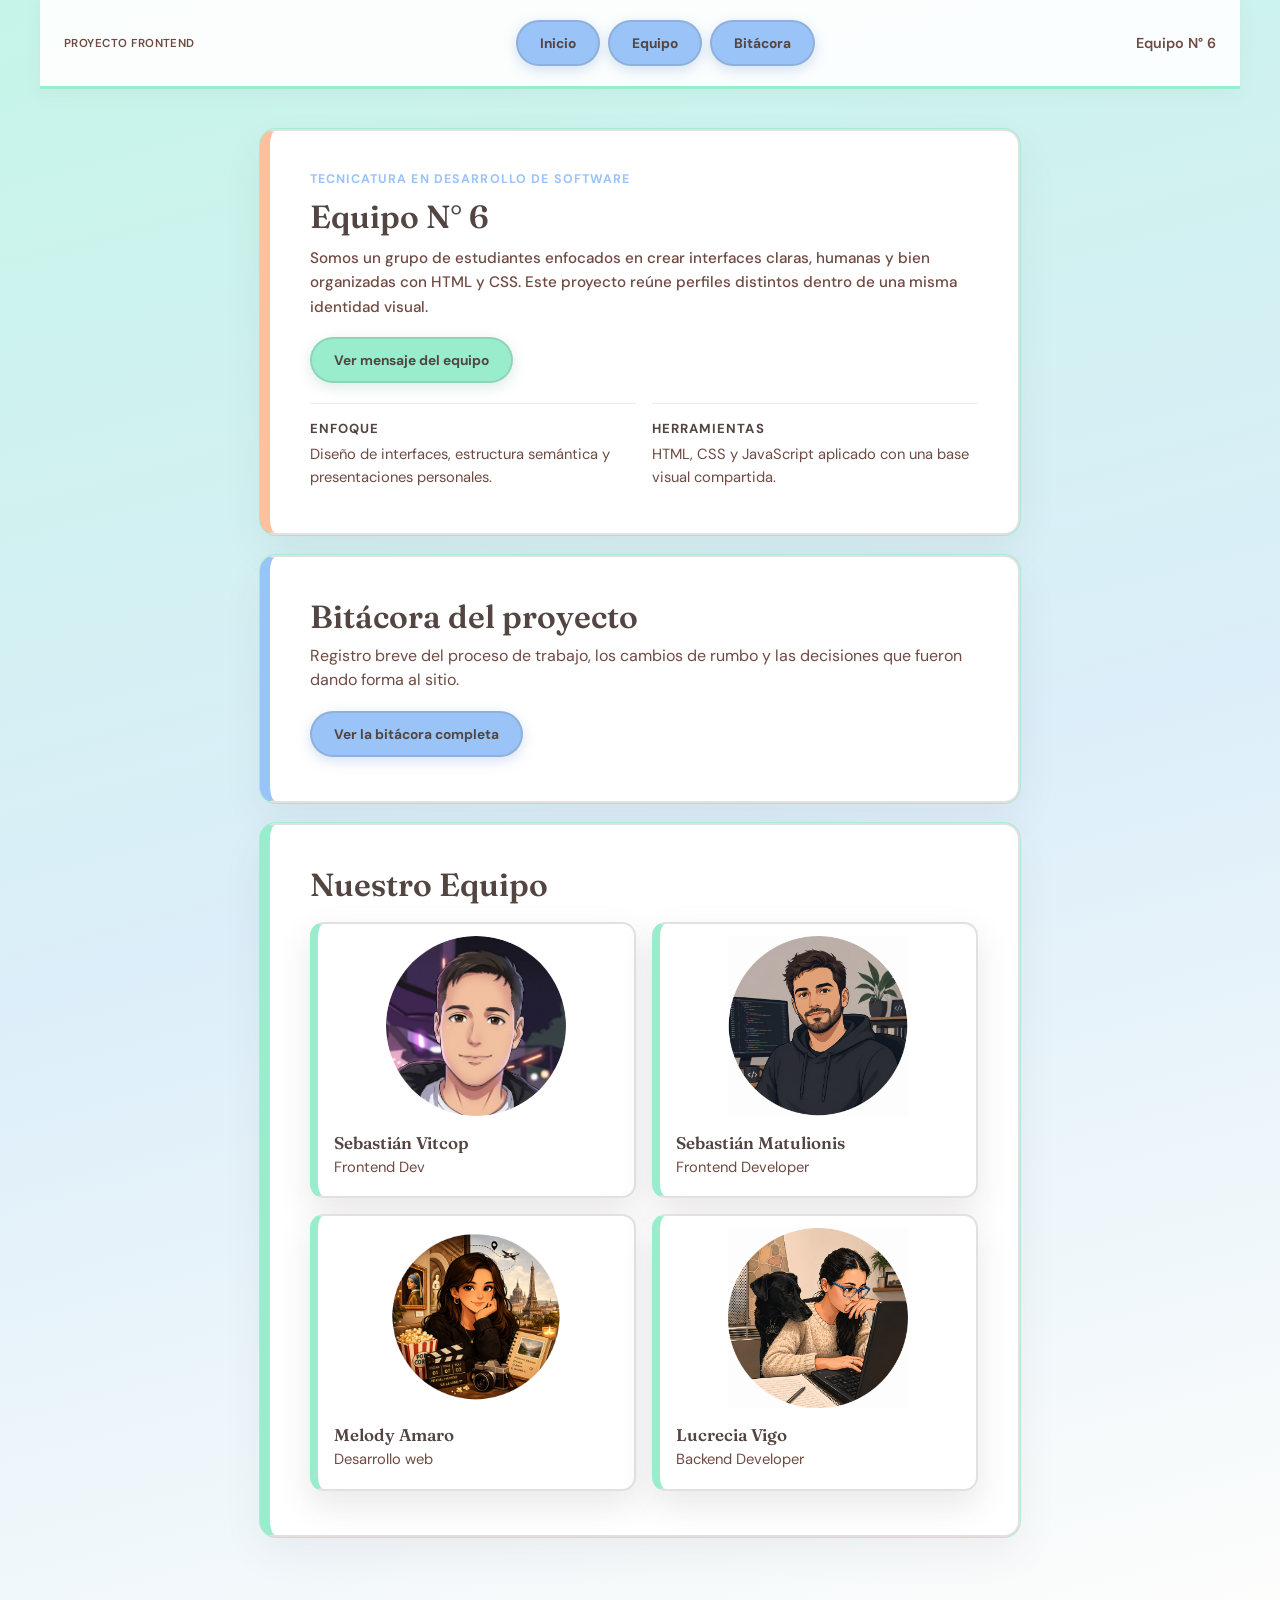
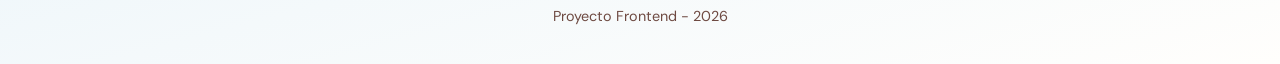
<file: index.html>
<!DOCTYPE html>
<html lang="es">

<head>
    <meta charset="UTF-8">
    <meta name="viewport" content="width=device-width, initial-scale=1.0">
    <title>Proyecto Frontend - Equipo</title>
    <link rel="stylesheet" href="css/styles.css">
</head>

<body class="home-page">
    <a class="home-skip" href="#contenido-principal">Ir al contenido</a>

    <header class="home-nav" role="banner">
        <span class="home-nav-label">Proyecto Frontend</span>
        <nav class="home-nav-links" aria-label="Menú principal">
            <a href="#contenido-principal">Inicio</a>
            <a href="#equipo-titulo">Equipo</a>
            <a href="bitacora.html">Bitácora</a>
        </nav>
        <span class="home-nav-meta">Equipo N° 6</span>
    </header>

    <main class="home-wrap" id="contenido-principal">
        <article class="home-card home-card--intro" aria-labelledby="titulo-principal">
            <div class="home-head">
                <div class="home-title-block">
                    <p class="home-kicker">Tecnicatura en Desarrollo de Software</p>
                    <h1 id="titulo-principal">Equipo N° 6</h1>
                    <p class="home-tagline">
                        Somos un grupo de estudiantes enfocados en crear interfaces claras, humanas y bien organizadas
                        con HTML y CSS. Este proyecto reúne perfiles distintos dentro de una misma identidad visual.
                    </p>

                    <div class="home-interactive">
                        <button
                            type="button"
                            class="home-action-btn"
                            id="home-btn-saludo"
                            aria-expanded="false"
                            aria-controls="home-saludo-panel">
                            Ver mensaje del equipo
                        </button>
                        <div
                            id="home-saludo-panel"
                            class="home-saludo-panel"
                            hidden
                            role="region"
                            aria-label="Mensaje del equipo">
                            <p class="home-saludo-text">
                                Gracias por visitar nuestro trabajo. Este sitio es el resultado de consensos de diseño,
                                pruebas en equipo y ganas de dejar una base sólida para seguir ampliando el proyecto
                                en la materia.
                            </p>
                        </div>
                    </div>
                </div>
            </div>

            <div class="home-meta-grid" aria-label="Resumen del proyecto">
                <div class="home-meta-block">
                    <h2>Enfoque</h2>
                    <p>Diseño de interfaces, estructura semántica y presentaciones personales.</p>
                </div>
                <div class="home-meta-block">
                    <h2>Herramientas</h2>
                    <p>HTML, CSS y JavaScript aplicado con una base visual compartida.</p>
                </div>
            </div>
        </article>

        <section class="home-card home-card--bitacora" aria-labelledby="bitacora-titulo">
            <div class="home-section-head">
                <h2 id="bitacora-titulo">Bitácora del proyecto</h2>
                <p>Registro breve del proceso de trabajo, los cambios de rumbo y las decisiones que fueron dando forma al sitio.</p>
            </div>

            <p class="home-bitacora-link">
                <a href="bitacora.html">Ver la bitácora completa</a>
            </p>
        </section>

        <section class="home-card home-card--team" aria-labelledby="equipo-titulo">
            <div class="home-section-head">
                <h2 id="equipo-titulo">Nuestro Equipo</h2>
      
            </div>

            <div class="team-grid">
                <a href="integrantes/sebastianv.html" class="team-card team-card--sage">
                    <div class="team-card-img-wrap">
                        <img src="img/fotosebasV.png" alt="Sebastián Vitcop">
                    </div>
                    <div class="team-card-body">
                        <h3>Sebastián Vitcop</h3>
                        <p>Frontend Dev</p>
                    </div>
                </a>

                <a href="integrantes/sebastian.html" class="team-card team-card--olive">
                    <img src="img/avatar_sebastian.png" alt="Sebastián Matulionis">
                    <div class="team-card-body">
                        <h3>Sebastián Matulionis</h3>
                        <p>Frontend Developer</p>
                    </div>
                </a>

                <a href="integrantes/melody.html" class="team-card team-card--melody">
                    <img src="img/melody-avatar.png" alt="Melody Amaro">
                    <div class="team-card-body">
                        <h3>Melody Amaro</h3>
                        <p>Desarrollo web</p>
                    </div>
                </a>

                <a href="integrantes/lucrecia.html" class="team-card team-card--olive">
                    <img src="img/avatar_lucrecia.png" alt="Lucrecia Vigo">
                    <div class="team-card-body">
                        <h3>Lucrecia Vigo</h3>
                        <p>Backend Developer</p>
                    </div>
                </a>
            </div>
        </section>
    </main>

    <footer class="home-footer">
        <p>Proyecto Frontend - 2026</p>
    </footer>

    <script src="js/script.js" defer></script>
</body>

</html>
</file>
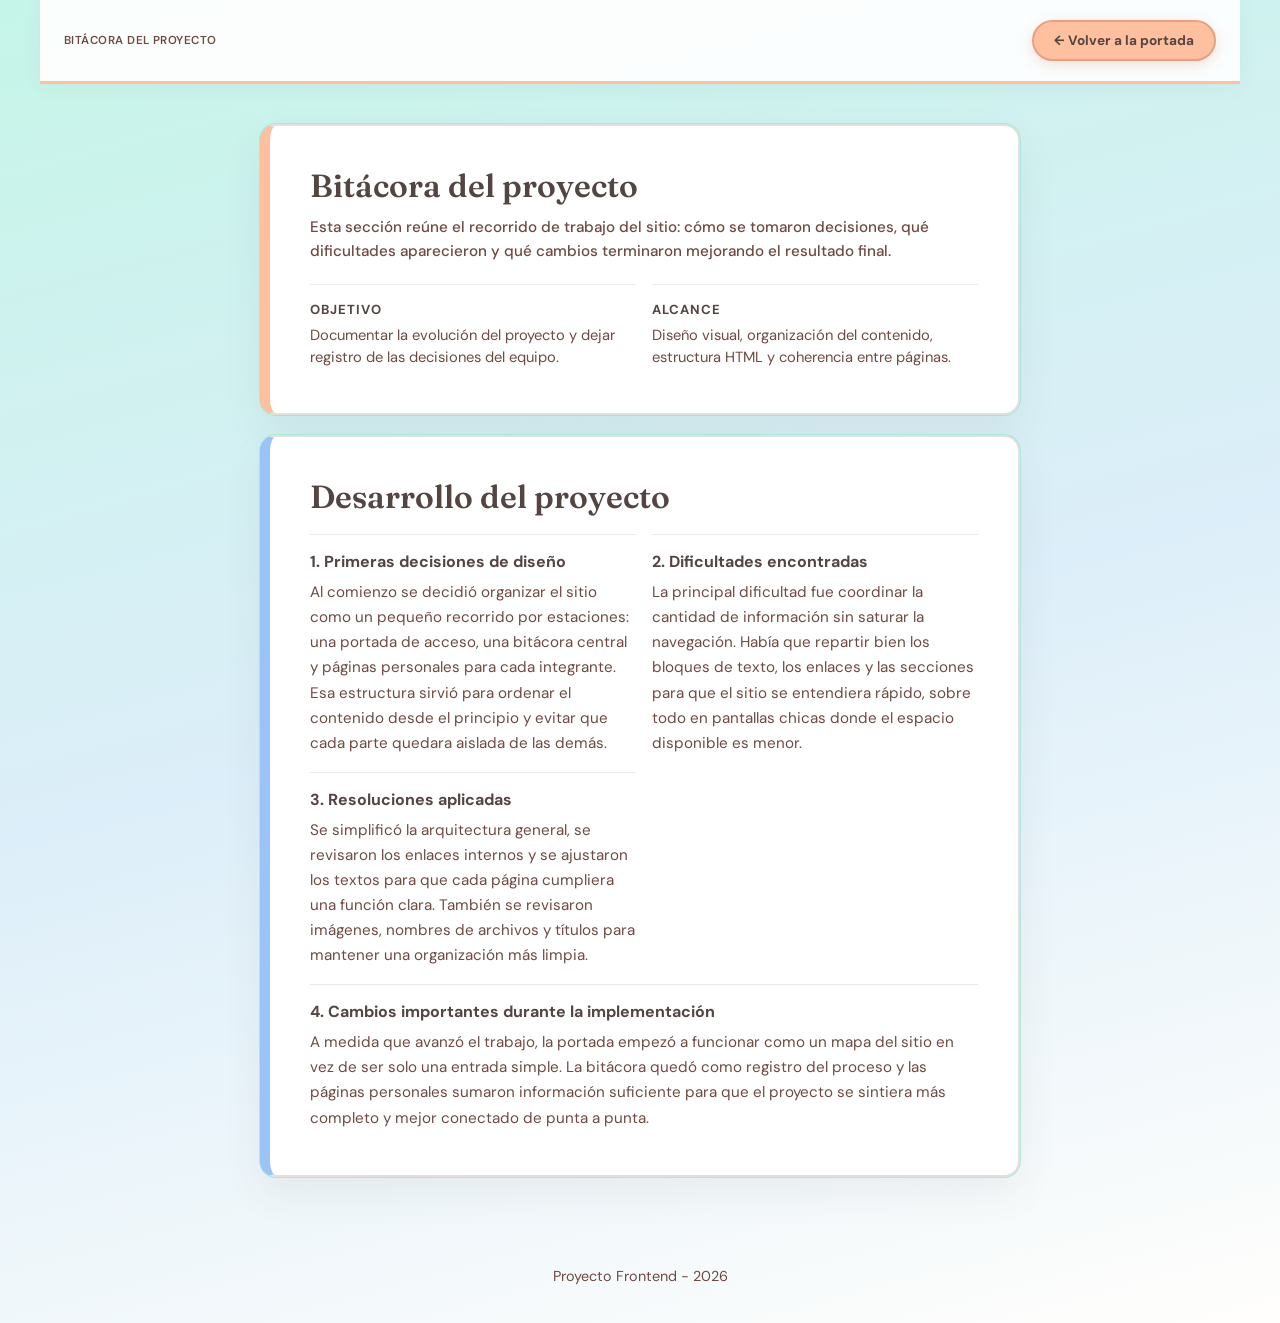
<file: bitacora.html>
<!DOCTYPE html>
<html lang="es">

<head>
    <meta charset="UTF-8">
    <meta name="viewport" content="width=device-width, initial-scale=1.0">
    <title>Bitácora - Proyecto Frontend</title>
    <link rel="stylesheet" href="css/styles.css">
</head>

<body class="home-page bitacora-page">
    <a class="home-skip" href="#contenido-bitacora">Ir al contenido</a>

    <header class="home-nav bitacora-nav" role="banner">
        <span class="home-nav-label">Bitácora del proyecto</span>
        <a class="bitacora-back-btn" href="index.html">← Volver a la portada</a>
    </header>

    <main class="home-wrap" id="contenido-bitacora">
        <article class="home-card home-card--intro" aria-labelledby="bitacora-principal">
            <div class="home-head">
                <div class="home-title-block">
                    <h1 id="bitacora-principal">Bitácora del proyecto</h1>
                    <p class="home-tagline">
                        Esta sección reúne el recorrido de trabajo del sitio: cómo se tomaron decisiones, qué
                        dificultades aparecieron y qué cambios terminaron mejorando el resultado final.
                    </p>
                </div>
            </div>

            <div class="home-meta-grid" aria-label="Resumen de la bitácora">
                <div class="home-meta-block">
                    <h2>Objetivo</h2>
                    <p>Documentar la evolución del proyecto y dejar registro de las decisiones del equipo.</p>
                </div>
                <div class="home-meta-block">
                    <h2>Alcance</h2>
                    <p>Diseño visual, organización del contenido, estructura HTML y coherencia entre páginas.</p>
                </div>
            </div>
        </article>

        <section class="home-card home-card--bitacora" aria-labelledby="bitacora-desarrollo">
            <div class="home-section-head">
                <h2 id="bitacora-desarrollo">Desarrollo del proyecto</h2>
  
            </div>

            <div class="bitacora-timeline">
                <section class="bitacora-entry">
                    <h3>1. Primeras decisiones de diseño</h3>
                    <p>
                        Al comienzo se decidió organizar el sitio como un pequeño recorrido por estaciones: una
                        portada de acceso, una bitácora central y páginas personales para cada integrante. Esa
                        estructura sirvió para ordenar el contenido desde el principio y evitar que cada parte
                        quedara aislada de las demás.
                    </p>
                </section>

                <section class="bitacora-entry">
                    <h3>2. Dificultades encontradas</h3>
                    <p>
                        La principal dificultad fue coordinar la cantidad de información sin saturar la navegación.
                        Había que repartir bien los bloques de texto, los enlaces y las secciones para que el sitio
                        se entendiera rápido, sobre todo en pantallas chicas donde el espacio disponible es menor.
                    </p>
                </section>

                <section class="bitacora-entry">
                    <h3>3. Resoluciones aplicadas</h3>
                    <p>
                        Se simplificó la arquitectura general, se revisaron los enlaces internos y se ajustaron los
                        textos para que cada página cumpliera una función clara. También se revisaron imágenes,
                        nombres de archivos y títulos para mantener una organización más limpia.
                    </p>
                </section>

                <section class="bitacora-entry bitacora-entry--full">
                    <h3>4. Cambios importantes durante la implementación</h3>
                    <p>
                        A medida que avanzó el trabajo, la portada empezó a funcionar como un mapa del sitio en vez
                        de ser solo una entrada simple. La bitácora quedó como registro del proceso y las páginas
                        personales sumaron información suficiente para que el proyecto se sintiera más completo y
                        mejor conectado de punta a punta.
                    </p>
                </section>
            </div>
        </section>

    </main>

    <footer class="home-footer">
        <p>Proyecto Frontend - 2026</p>
    </footer>
</body>

</html>
</file>
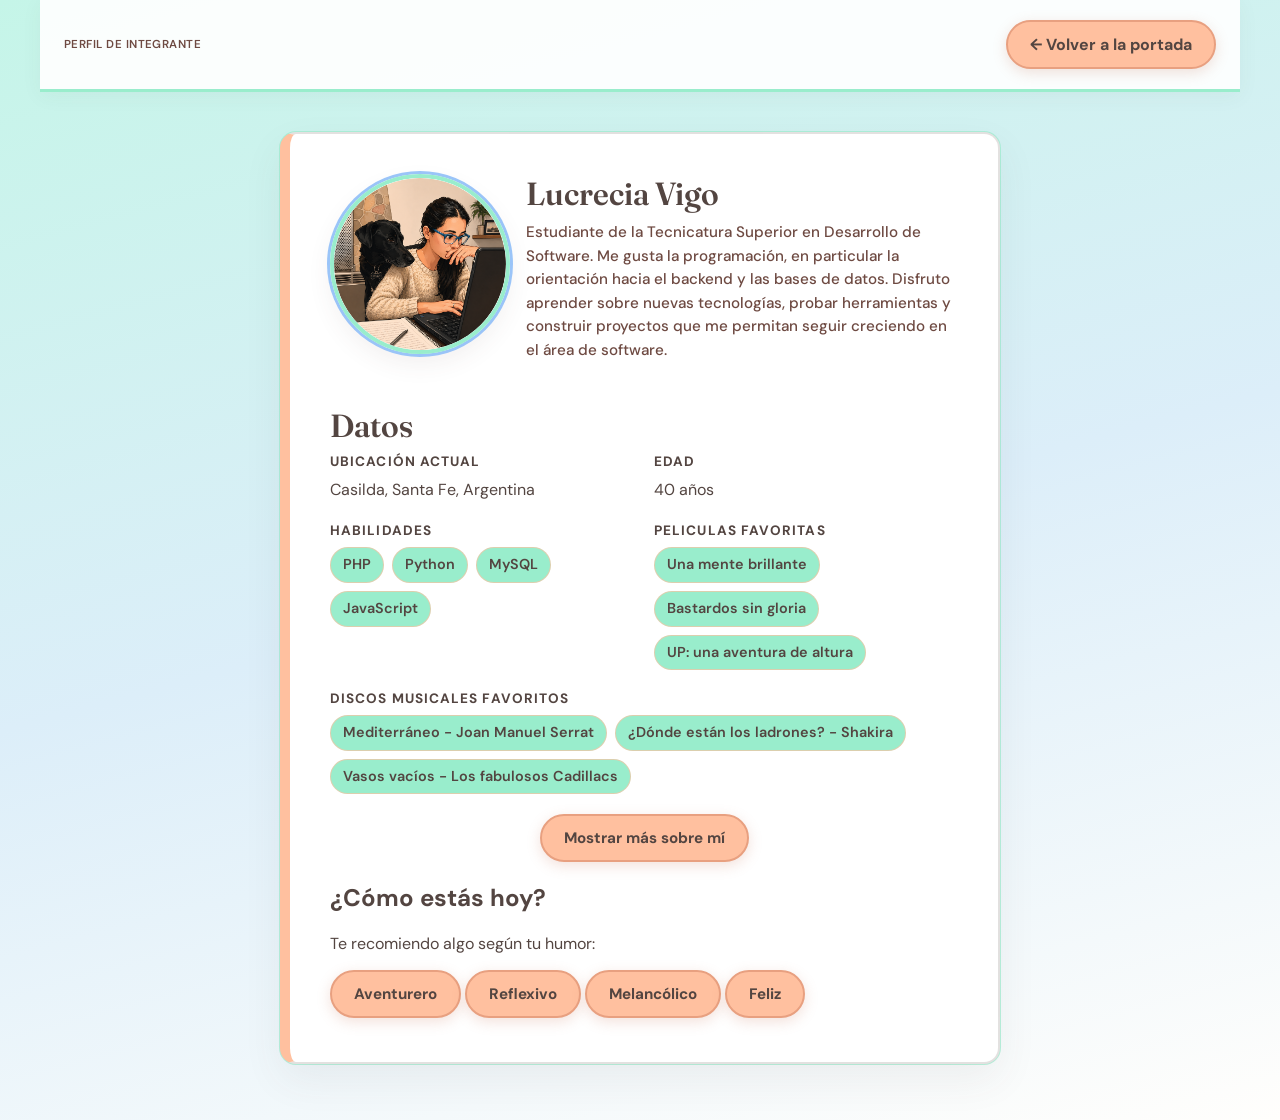
<file: integrantes/lucrecia.html>
<!DOCTYPE html>
<html lang="es">

<head>
  <meta charset="UTF-8">
  <meta name="viewport" content="width=device-width, initial-scale=1.0">
  <title>Lucrecia Vigo - Perfil</title>
  <link rel="stylesheet" href="../css/lucrecia.css">
</head>

<body class="lucrecia-page">
  <a class="lucrecia-skip" href="#lucrecia-contenido">Ir al contenido</a>

  <header class="lucrecia-nav" role="navigation" aria-label="Navegacion">
    <span class="lucrecia-nav-label">Perfil de integrante</span>
    <a class="lucrecia-back" href="../index.html">← Volver a la portada</a>
  </header>

  <main class="lucrecia-wrap" id="lucrecia-contenido">
    <article class="lucrecia-card" aria-labelledby="lucrecia-nombre">
      <div class="lucrecia-head">
        <img
          class="lucrecia-photo"
          src="../img/avatar_lucrecia.png"
          width="200"
          height="200"
          alt="Foto de perfil de Lucrecia Vigo">
        <div class="lucrecia-title-block">
          <h1 id="lucrecia-nombre">Lucrecia Vigo</h1>
          <p class="lucrecia-tagline">
            Estudiante de la Tecnicatura Superior en Desarrollo de Software. Me gusta la programación, 
            en particular la orientación hacia el backend y las bases de datos. Disfruto aprender sobre 
            nuevas tecnologías, probar herramientas y construir proyectos que me permitan seguir creciendo 
            en el área de software.
          </p>
        </div>
      </div>

      <div class="lucrecia-facts" aria-label="Datos basicos">
        <h2>Datos</h2>
        <div class="lucrecia-grid">
          <div class="lucrecia-block">
            <h2>Ubicación actual</h2>
            <p>Casilda, Santa Fe, Argentina</p>
          </div>
          <div class="lucrecia-block">
            <h2>Edad</h2>
            <p>40 años</p>
          </div>
        </div>
      </div>

      <div class="lucrecia-grid lucrecia-grid--facts" aria-label="Habilidades e intereses">
        <div class="lucrecia-block">
          <h2>Habilidades</h2>
          <ul>
            <li><span class="lucrecia-pill">PHP</span></li>
            <li><span class="lucrecia-pill">Python</span></li>
            <li><span class="lucrecia-pill">MySQL</span></li>
            <li><span class="lucrecia-pill">JavaScript</span></li>
          </ul>
        </div>
        <div class="lucrecia-block">
          <h2>Peliculas favoritas</h2>
          <ul>
            <li><span class="lucrecia-pill">Una mente brillante</span></li>
            <li><span class="lucrecia-pill">Bastardos sin gloria</span></li>
            <li><span class="lucrecia-pill">UP: una aventura de altura</span></li>
          </ul>
        </div>
        <div class="lucrecia-block lucrecia-block--span">
          <h2>Discos musicales favoritos</h2>
          <ul>
            <li><span class="lucrecia-pill">Mediterráneo - Joan Manuel Serrat</span></li>
            <li><span class="lucrecia-pill">¿Dónde están los ladrones? - Shakira</span></li>
            <li><span class="lucrecia-pill">Vasos vacíos - Los fabulosos Cadillacs</span></li>
          </ul>
        </div>
      </div>

      <div class="lucrecia-toggle">
        <button
          type="button"
          class="lucrecia-btn"
          id="lucrecia-btn-toggle"
          aria-expanded="false"
          aria-controls="lucrecia-details">
          Mostrar más sobre mí
        </button>
      </div>

      <section id="lucrecia-details" class="lucrecia-details" hidden aria-labelledby="lucrecia-extra-title">
        <h2 id="lucrecia-extra-title">Más sobre mí</h2>

        <div class="lucrecia-details-grid">
          <section class="lucrecia-details-block" aria-labelledby="lucrecia-extra-gustos">
            <h3 id="lucrecia-extra-gustos">Me gusta mucho</h3>
            <ul class="lucrecia-details-list">
              <li>Leer. No me imagino la vida sin libros, son mi compañía desde muy pequeña.</li>
              <li>Viajar. Nada como conocer lugares nuevos y ver paisajes de ensueños.</li>
              <li>Tener animales cerca. Pelos, plumas, escamas y exoesqueletos, en ese orden.</li>
            </ul>
          </section>

          <section class="lucrecia-details-block" aria-labelledby="lucrecia-extra-futuro">
            <h3 id="lucrecia-extra-futuro">En el futuro quisiera</h3>
            <ul class="lucrecia-details-list">
              <li>Seguir aprendiendo siempre, de áreas nuevas y variadas.</li>
              <li>Contribuir a proyectos que tengan un impacto positivo en la sociedad.</li>
              <li>Tener más confianza en mis ideas locas y llevarlas a cabo.</li>
            </ul>
          </section>

        </div>
      </section>

      <section class="lucrecia-mood" aria-labelledby="lucrecia-mood-title">
        <h2 id="lucrecia-mood-title">¿Cómo estás hoy?</h2>
        <p>Te recomiendo algo según tu humor:</p>
        <div class="lucrecia-mood-btns" role="group" aria-label="Elige tu humor">
            <button type="button" class="lucrecia-mood-btn lucrecia-btn" data-mood="aventurero" aria-pressed="false">Aventurero</button>
            <button type="button" class="lucrecia-mood-btn lucrecia-btn" data-mood="reflexivo" aria-pressed="false">Reflexivo</button>
            <button type="button" class="lucrecia-mood-btn lucrecia-btn" data-mood="melancolico" aria-pressed="false">Melancólico</button>
            <button type="button" class="lucrecia-mood-btn lucrecia-btn" data-mood="feliz" aria-pressed="false">Feliz</button>
        </div>

        <div id="lucrecia-rec-card" class="lucrecia-details" hidden>
            <p><strong>Película:</strong> <span class="lucrecia-rec-movie"></span><br>
            <small class="lucrecia-rec-movie-note"></small></p>
            <p><strong>Disco:</strong> <span class="lucrecia-rec-album"></span><br>
            <small class="lucrecia-rec-album-note"></small></p>
            <p><strong>Actividad:</strong> <span class="lucrecia-rec-act"></span><br>
            <small class="lucrecia-rec-act-note"></small></p>
        </div>
        </section>

    </article>
  </main>

  <script src="../js/lucrecia.js" defer></script>
</body>

</html>
</file>
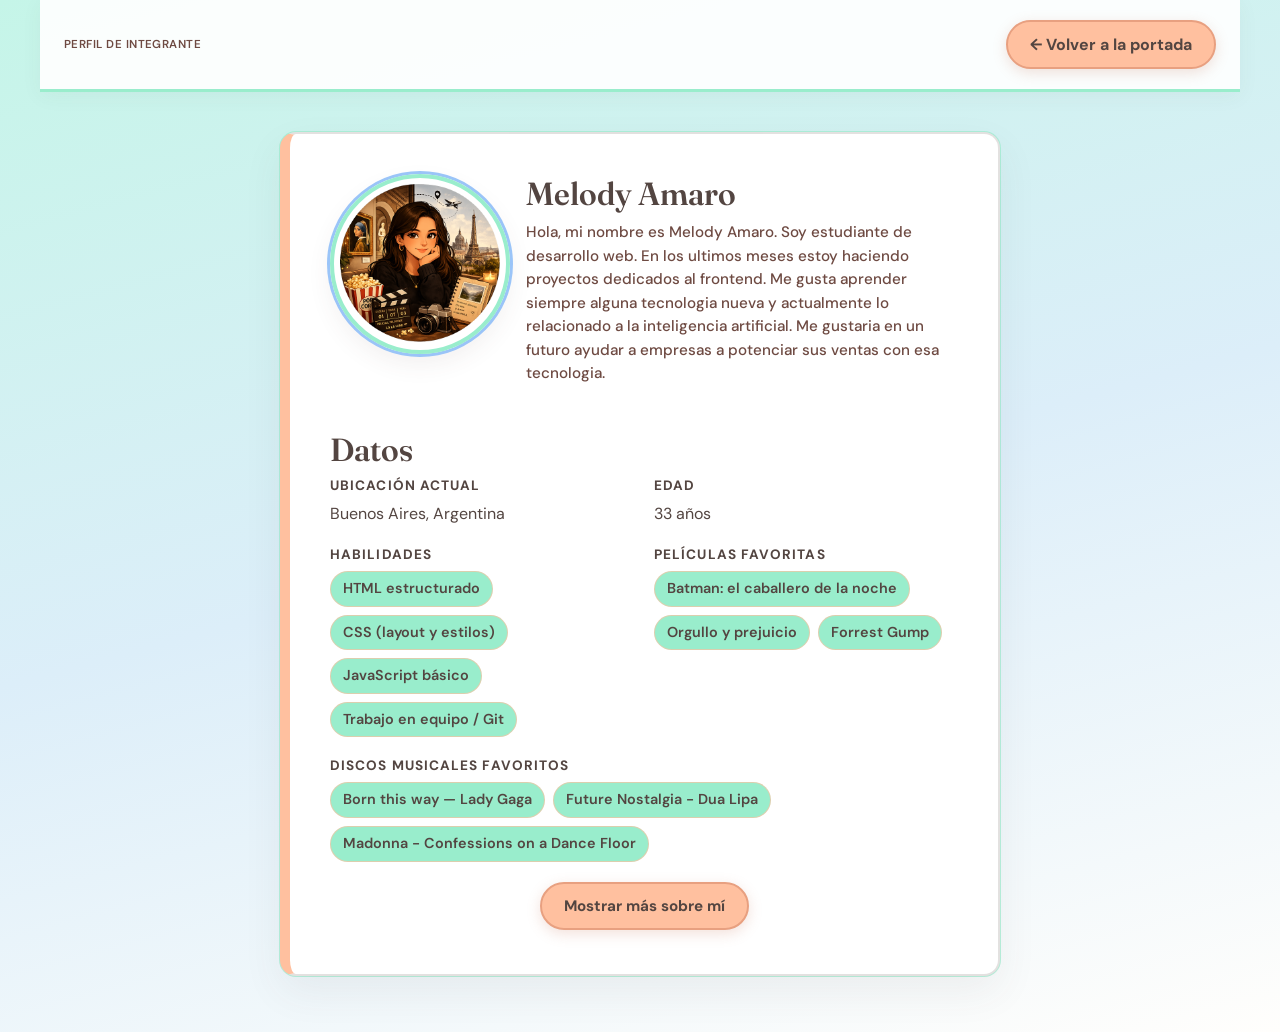
<file: integrantes/melody.html>
<!DOCTYPE html>
<html lang="es">

<head>
  <meta charset="UTF-8">
  <meta name="viewport" content="width=device-width, initial-scale=1.0">
  <title>Melody Amaro — Perfil</title>
  <link rel="stylesheet" href="../css/melody.css">
</head>

<body class="melody-page">
  <a class="melody-skip" href="#melody-contenido">Ir al contenido</a>

  <header class="melody-nav" role="navigation" aria-label="Navegación">
    <span class="melody-nav-label">Perfil de integrante</span>
    <a class="melody-back" href="../index.html">← Volver a la portada</a>
  </header>

  <main class="melody-wrap" id="melody-contenido">
    <article class="melody-card" aria-labelledby="melody-nombre">
      <div class="melody-head">
        <img
          class="melody-photo"
          src="../img/melody-avatar.png"
          width="200"
          height="200"
          alt="Foto o avatar de Melody Amaro">
        <div class="melody-title-block">
          <h1 id="melody-nombre">Melody Amaro</h1>
          <p class="melody-tagline">
            Hola, mi nombre es Melody Amaro. Soy estudiante de desarrollo web. En los ultimos meses estoy haciendo proyectos dedicados al frontend. Me gusta aprender siempre alguna tecnologia nueva y actualmente lo relacionado a la inteligencia artificial. Me gustaria en un futuro ayudar a empresas a potenciar sus ventas con esa tecnologia.
          </p>
        </div>
      </div>

      <div class="melody-facts" aria-label="Datos básicos">
        <h2>Datos</h2>
        <div class="melody-grid">
          <div class="melody-block">
            <h2>Ubicación actual</h2>
            <p>Buenos Aires, Argentina</p>
          </div>
          <div class="melody-block">
            <h2>Edad</h2>
            <p>33 años</p>
          </div>
        </div>
      </div>

      <div class="melody-grid melody-grid--facts" aria-label="Habilidades e intereses">
        <div class="melody-block">
          <h2>Habilidades</h2>
          <ul>
            <li><span class="melody-pill">HTML estructurado</span></li>
            <li><span class="melody-pill">CSS (layout y estilos)</span></li>
            <li><span class="melody-pill">JavaScript básico</span></li>
            <li><span class="melody-pill">Trabajo en equipo / Git</span></li>
          </ul>
        </div>
        <div class="melody-block">
          <h2>Películas favoritas</h2>
          <ul>
            <li><span class="melody-pill">Batman: el caballero de la noche</span></li>
            <li><span class="melody-pill">Orgullo y prejuicio</span></li>
            <li><span class="melody-pill">Forrest Gump</span></li>
          </ul>
        </div>
        <div class="melody-block melody-block--span">
          <h2>Discos musicales favoritos</h2>
          <ul>
            <li><span class="melody-pill">Born this way — Lady Gaga</span></li>
            <li><span class="melody-pill">Future Nostalgia - Dua Lipa</span></li>
            <li><span class="melody-pill">Madonna - Confessions on a Dance Floor</span></li>
          </ul>
        </div>
      </div>

      <div class="melody-toggle">
        <button
          type="button"
          class="melody-btn"
          id="melody-btn-toggle"
          aria-expanded="false"
          aria-controls="melody-details">
          Mostrar más sobre mí
        </button>
      </div>

      <div id="melody-details" class="melody-facts melody-details-extra" hidden>
        <h2>Detalles extra</h2>
        <p class="melody-details-lead">
          Información complementaria sobre mis intereses y la forma en que trabajo.
        </p>

        <div class="melody-details-grid">
          <section class="melody-details-block" aria-labelledby="melody-extra-hobbies">
            <h3 id="melody-extra-hobbies">Hobbies y pasatiempos</h3>
            <ul class="melody-details-list">
              <li>Me gusta ver películas de terror, suspenso, aventura y ciencia ficción.</li>
              <li>Me encanta viajar y aprovecho para conocer un lugar nuevo cada vez que puedo.</li>
            </ul>
          </section>

          <section class="melody-details-block" aria-labelledby="melody-extra-objetivos">
            <h3 id="melody-extra-objetivos">Objetivos a corto plazo</h3>
            <ul class="melody-details-list">
              <li>Profundizar JavaScript (DOM, eventos y buenas prácticas de código).</li>
              <li>Participar en un proyecto grupal con entregas claras y revisión entre pares.</li>
              <li>Mejorar mi portfolio con piezas que muestren proceso, no solo resultado final.</li>
            </ul>
          </section>

          <section class="melody-details-block melody-details-block--full" aria-labelledby="melody-extra-equipo">
            <h3 id="melody-extra-equipo">Cómo me gusta trabajar en equipo</h3>
            <p>
              Valoro la comunicación frecuente, las tareas bien definidas y poder pedir ayuda a tiempo.
              Prefiero documentar decisiones pequeñas (por ejemplo en jira) para
              que el resto del equipo sepa qué se hizo y por qué.
            </p>
          </section>
        </div>
      </div>
    </article>
  </main>

  <script src="../js/melody.js" defer></script>
</body>

</html>
</file>
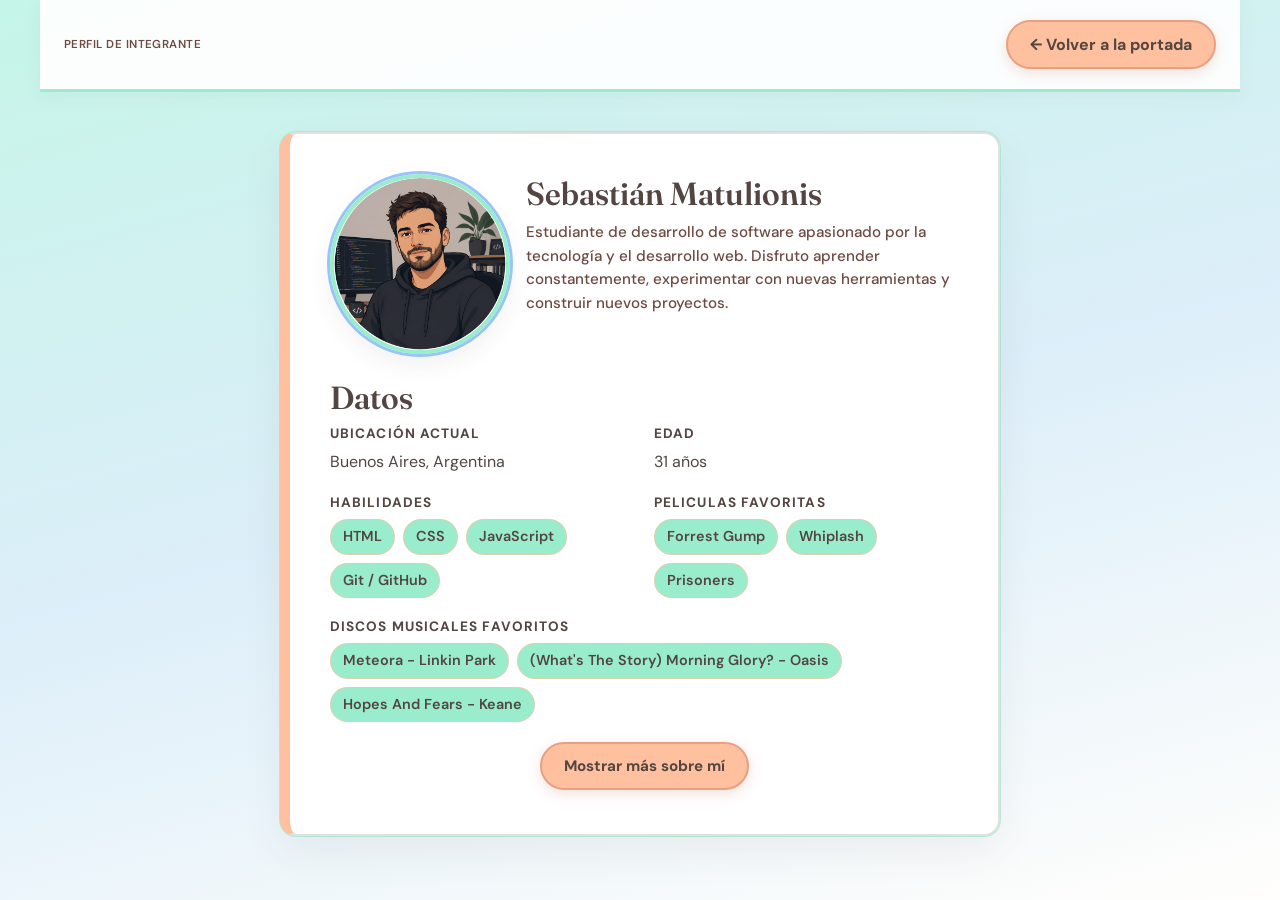
<file: integrantes/sebastian.html>
<!DOCTYPE html>
<html lang="es">

<head>
  <meta charset="UTF-8">
  <meta name="viewport" content="width=device-width, initial-scale=1.0">
  <title>Sebastián Matulionis - Perfil</title>
  <link rel="stylesheet" href="../css/sebastian.css">
</head>

<body class="sebastian-page">
  <a class="sebastian-skip" href="#sebastian-contenido">Ir al contenido</a>

  <header class="sebastian-nav" role="navigation" aria-label="Navegacion">
    <span class="sebastian-nav-label">Perfil de integrante</span>
    <a class="sebastian-back" href="../index.html">← Volver a la portada</a>
  </header>

  <main class="sebastian-wrap" id="sebastian-contenido">
    <article class="sebastian-card" aria-labelledby="sebastian-nombre">
      <div class="sebastian-head">
        <img
          class="sebastian-photo"
          src="../img/avatar_sebastian.png"
          width="200"
          height="200"
          alt="Foto de perfil de Sebastian Matulionis">
        <div class="sebastian-title-block">
          <h1 id="sebastian-nombre">Sebastián Matulionis</h1>
          <p class="sebastian-tagline">
            Estudiante de desarrollo de software apasionado por la tecnología y el desarrollo web. Disfruto aprender
            constantemente, experimentar con nuevas herramientas y construir nuevos proyectos.
          </p>
        </div>
      </div>

      <div class="sebastian-facts" aria-label="Datos basicos">
        <h2>Datos</h2>
        <div class="sebastian-grid">
          <div class="sebastian-block">
            <h2>Ubicación actual</h2>
            <p>Buenos Aires, Argentina</p>
          </div>
          <div class="sebastian-block">
            <h2>Edad</h2>
            <p>31 años</p>
          </div>
        </div>
      </div>

      <div class="sebastian-grid sebastian-grid--facts" aria-label="Habilidades e intereses">
        <div class="sebastian-block">
          <h2>Habilidades</h2>
          <ul>
            <li><span class="sebastian-pill">HTML</span></li>
            <li><span class="sebastian-pill">CSS</span></li>
            <li><span class="sebastian-pill">JavaScript</span></li>
            <li><span class="sebastian-pill">Git / GitHub</span></li>
          </ul>
        </div>
        <div class="sebastian-block">
          <h2>Peliculas favoritas</h2>
          <ul>
            <li><span class="sebastian-pill">Forrest Gump</span></li>
            <li><span class="sebastian-pill">Whiplash</span></li>
            <li><span class="sebastian-pill">Prisoners</span></li>
          </ul>
        </div>
        <div class="sebastian-block sebastian-block--span">
          <h2>Discos musicales favoritos</h2>
          <ul>
            <li><span class="sebastian-pill">Meteora - Linkin Park</span></li>
            <li><span class="sebastian-pill">(What's The Story) Morning Glory? - Oasis</span></li>
            <li><span class="sebastian-pill">Hopes And Fears - Keane</span></li>
          </ul>
        </div>
      </div>

      <div class="sebastian-toggle">
        <button
          type="button"
          class="sebastian-btn"
          id="sebastian-btn-toggle"
          aria-expanded="false"
          aria-controls="sebastian-details">
          Mostrar más sobre mí
        </button>
      </div>

      <section id="sebastian-details" class="sebastian-details" hidden aria-labelledby="sebastian-extra-title">
        <h2 id="sebastian-extra-title">Más sobre mí</h2>

        <div class="sebastian-details-grid">
          <section class="sebastian-details-block" aria-labelledby="sebastian-extra-rutina">
            <h3 id="sebastian-extra-rutina">Lo que me mantiene enfocado</h3>
            <ul class="sebastian-details-list">
              <li>Entrenar y moverme todos los días.</li>
              <li>Leer sobre tecnología, datos y productividad.</li>
              <li>Probar herramientas nuevas sin miedo a equivocarme.</li>
            </ul>
          </section>

          <section class="sebastian-details-block" aria-labelledby="sebastian-extra-aprendizaje">
            <h3 id="sebastian-extra-aprendizaje">Lo que quiero seguir aprendiendo</h3>
            <ul class="sebastian-details-list">
              <li>JavaScript para construir interfaces mas dinámicas.</li>
              <li>Python y SQL para seguir creciendo en el área de datos.</li>
              <li>Buenas prácticas para trabajar mejor en equipo.</li>
            </ul>
          </section>

        </div>
      </section>
    </article>
  </main>

  <script src="../js/sebastian.js" defer></script>
</body>

</html>
</file>
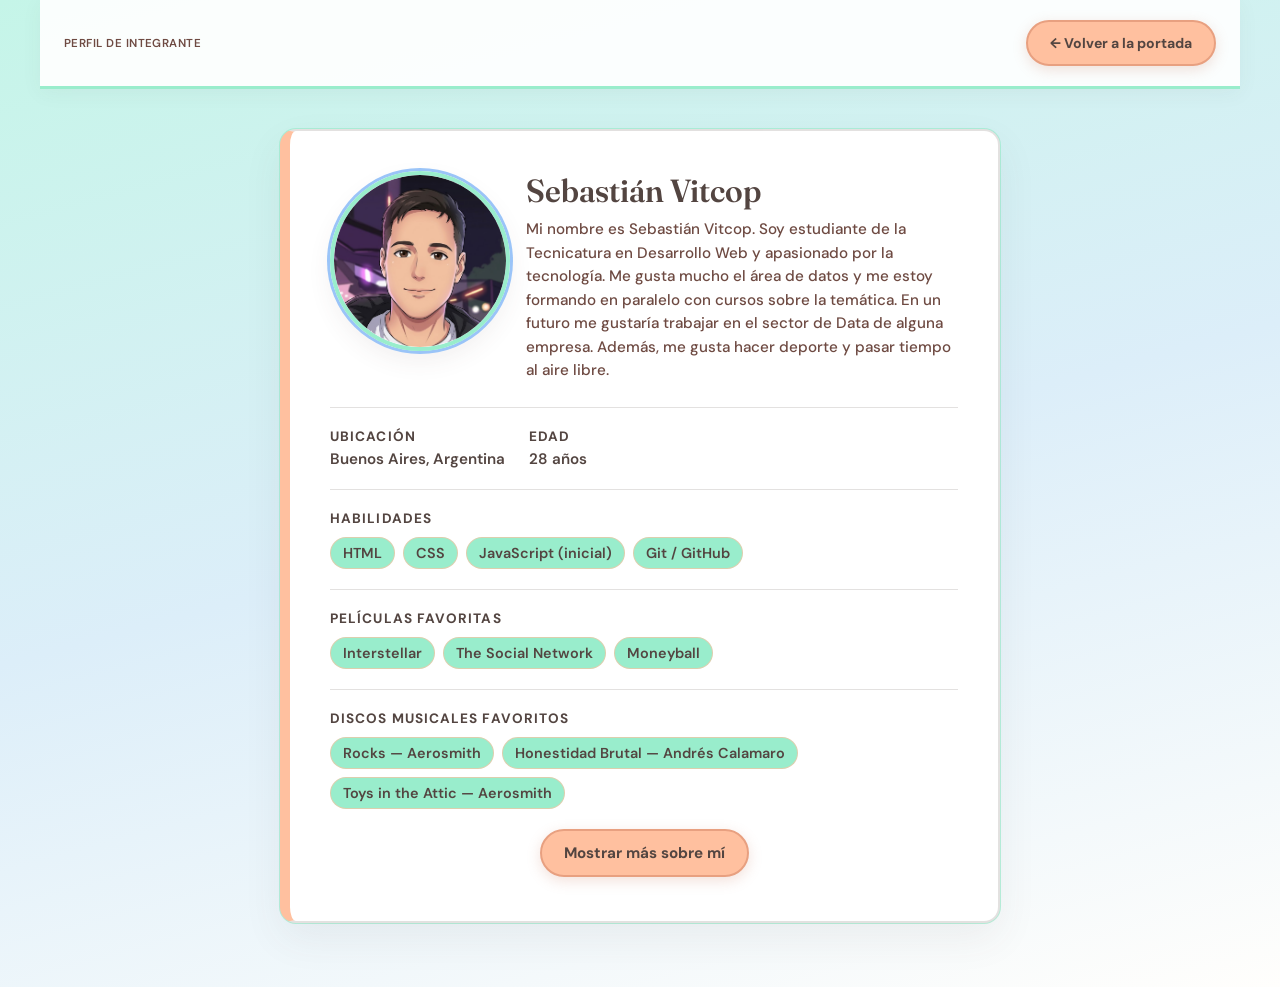
<file: integrantes/sebastianv.html>
<!DOCTYPE html>
<html lang="es">

<head>
    <meta charset="UTF-8">
    <meta name="viewport" content="width=device-width, initial-scale=1.0">
    <title>Sebastián Vitcop</title>
    <link rel="preconnect" href="https://fonts.googleapis.com">
    <link rel="preconnect" href="https://fonts.gstatic.com" crossorigin>
    <link href="https://fonts.googleapis.com/css2?family=DM+Sans:ital,opsz,wght@0,9..40,400;0,9..40,600;0,9..40,700;1,9..40,400&family=Fraunces:opsz,wght@9..144,600&display=swap" rel="stylesheet">
    <link rel="stylesheet" href="../css/sebastianv.css">
</head>

<body>

    <header class="sv-header">
        <span class="sv-header-label">Perfil de integrante</span>
        <a href="../index.html" class="sv-back-btn">← Volver a la portada</a>
    </header>

    <main class="sv-main">
        <div class="sv-card">

            <!-- Foto + nombre -->
            <div class="sv-top">
                <img src="../img/fotosebasV.png" alt="Foto de Sebastián Vitcop" class="sv-photo">
                <div class="sv-title-block">
                    <h1>Sebastián Vitcop</h1>
                    <p class="sv-tagline">
                        Mi nombre es Sebastián Vitcop. Soy estudiante de la Tecnicatura en Desarrollo Web y apasionado por la tecnología. Me gusta mucho el área de datos y me estoy formando en paralelo con cursos sobre la temática. En un futuro me gustaría trabajar en el sector de Data de alguna empresa. Además, me gusta hacer deporte y pasar tiempo al aire libre.
                    </p>
                </div>
            </div>

            <!-- Datos básicos -->
            <div class="sv-section">
                <div class="sv-data-row">
                    <div class="sv-data-block">
                        <h2>Ubicación</h2>
                        <p>Buenos Aires, Argentina</p>
                    </div>
                    <div class="sv-data-block">
                        <h2>Edad</h2>
                        <p>28 años</p>
                    </div>
                </div>
            </div>

            <!-- Habilidades -->
            <div class="sv-section">
                <h2>Habilidades</h2>
                <ul class="sv-pills">
                    <li><span class="sv-pill">HTML</span></li>
                    <li><span class="sv-pill">CSS</span></li>
                    <li><span class="sv-pill">JavaScript (inicial)</span></li>
                    <li><span class="sv-pill">Git / GitHub</span></li>
                </ul>
            </div>

            <!-- Películas -->
            <div class="sv-section">
                <h2>Películas favoritas</h2>
                <ul class="sv-pills">
                    <li><span class="sv-pill">Interstellar</span></li>
                    <li><span class="sv-pill">The Social Network</span></li>
                    <li><span class="sv-pill">Moneyball</span></li>
                </ul>
            </div>

            <!-- Discos -->
            <div class="sv-section">
                <h2>Discos musicales favoritos</h2>
                <ul class="sv-pills">
                    <li><span class="sv-pill">Rocks — Aerosmith</span></li>
                    <li><span class="sv-pill">Honestidad Brutal — Andrés Calamaro</span></li>
                    <li><span class="sv-pill">Toys in the Attic — Aerosmith</span></li>
                </ul>
            </div>

            <!-- Botón mostrar más -->
            <div class="sv-toggle-wrap">
                <button
                    type="button"
                    class="sv-btn"
                    id="sv-btn-toggle"
                    aria-expanded="false"
                    aria-controls="sv-extra">
                    Mostrar más sobre mí
                </button>
            </div>

            <!-- Sección extra oculta -->
            <div id="sv-extra" class="sv-extra" hidden>
                <h2>Más sobre mí</h2>
                <div class="sv-extra-grid">
                    <div class="sv-extra-block">
                        <h3>Hobbies</h3>
                        <ul>
                            <li>Jugar al fútbol</li>
                            <li>Hacer deporte en general</li>
                            <li>Pasar tiempo al aire libre</li>
                            <li>Viajar</li>
                        </ul>
                    </div>
                    <div class="sv-extra-block">
                        <h3>Bandas favoritas</h3>
                        <ul>
                            <li>Aerosmith</li>
                            <li>Andrés Calamaro</li>
                        </ul>
                    </div>
                    <div class="sv-extra-block sv-extra-block--full">
                        <h3>Objetivos</h3>
                        <p>Profundizar mis conocimientos en análisis de datos y combinarlos con el desarrollo web para trabajar en el sector de Data. Me interesa seguir aprendiendo herramientas como Python y SQL en paralelo a la tecnicatura.</p>
                    </div>
                </div>
            </div>

        </div>
    </main>

    <script src="../js/sebastianv.js" defer></script>

</body>
</html>
</file>
<file: css/styles.css>
@import url("https://fonts.googleapis.com/css2?family=DM+Sans:ital,opsz,wght@0,9..40,400;0,9..40,600;0,9..40,700;1,9..40,400&family=Fraunces:opsz,wght@9..144,600&display=swap");

:root {
    --home-blue: #9ac4f8;
    --home-mint: #99edcc;
    --home-rose: #ffc09f;
    --home-jet: #534541;
    --home-ink: var(--home-jet);
    --home-deep: #6e4a42;
    --home-muted: var(--home-deep);
    --home-surface: #ffffff;
    --home-surface-tint: #eef8f5;
    --home-border: rgba(83, 69, 65, 0.16);
    --home-sage: var(--home-blue);
    --home-coral: var(--home-rose);
    --home-sky: var(--home-mint);
    --home-shadow: 0 16px 40px rgba(83, 69, 65, 0.07);
    --home-radius: 16px;
}

* {
    box-sizing: border-box;
}

body.home-page {
    margin: 0;
    min-height: 100vh;
    font-family: "DM Sans", system-ui, sans-serif;
    color: var(--home-ink);
    background: linear-gradient(165deg, #c5f5e8 0%, #dceef9 50%, #fffefc 100%);
}

.home-skip {
    position: absolute;
    left: -9999px;
    top: auto;
    width: 1px;
    height: 1px;
    overflow: hidden;
}

.home-skip:focus {
    left: 12px;
    top: 12px;
    width: auto;
    height: auto;
    padding: 8px 12px;
    z-index: 20;
    background: #ffffff;
    color: var(--home-ink);
    border: 2px solid var(--home-coral);
    border-radius: 8px;
}

.home-nav {
    max-width: 1200px;
    margin: 0 auto;
    padding: 16px 20px;
    display: flex;
    flex-wrap: wrap;
    align-items: center;
    justify-content: space-between;
    gap: 12px;
    background: rgba(255, 255, 255, 0.92);
    border-bottom: 3px solid var(--home-mint);
    box-shadow: 0 4px 20px rgba(83, 69, 65, 0.05);
}

.bitacora-nav {
    border-bottom-color: var(--home-rose);
}

.home-nav-links {
    display: flex;
    flex-wrap: wrap;
    justify-content: center;
    gap: 8px;
}

.home-nav-links a,
.home-bitacora-link a {
    display: inline-flex;
    align-items: center;
    padding: 12px 22px;
    border-radius: 999px;
    text-decoration: none;
    color: var(--home-ink);
    font-family: "DM Sans", sans-serif;
    font-size: 0.85rem;
    font-weight: 700;
    background: var(--home-blue);
    border: 2px solid rgba(83, 69, 65, 0.16);
    box-shadow: 0 4px 14px rgba(70, 120, 200, 0.22);
    font-size: 0.86rem;
    cursor: pointer;
    transition: transform 0.15s ease, box-shadow 0.15s ease, background 0.15s ease, border-color 0.15s ease;
}

.home-nav-links a:hover,
.home-nav-links a:focus-visible,
.home-bitacora-link a:hover,
.home-bitacora-link a:focus-visible {
    transform: translateY(-2px);
    background: #b7d8ff;
    border-color: var(--home-mint);
    box-shadow: 0 6px 20px rgba(70, 120, 200, 0.22);
    outline: none;
}

.home-nav-links a:focus-visible {
    outline: 3px solid var(--home-blue);
    outline-offset: 3px;
}

.home-nav-label {
    color: var(--home-deep);
    font-size: 0.72rem;
    font-weight: 600;
    letter-spacing: 0.04em;
    text-transform: uppercase;
}

.home-nav-meta {
    color: var(--home-muted);
    font-size: 0.9rem;
    font-weight: 600;
}

.bitacora-back-btn {
    text-decoration: none;
    font-family: "DM Sans", sans-serif;
    font-size: 0.85rem;
    font-weight: 700;
    color: var(--home-ink);
    background: var(--home-rose);
    padding: 10px 20px;
    border-radius: 999px;
    border: 2px solid #e8a080;
    box-shadow: 0 4px 14px rgba(200, 120, 90, 0.22);
    transition: transform 0.15s ease, box-shadow 0.15s ease, background 0.15s ease;
}

.bitacora-back-btn:hover {
    transform: translateY(-2px);
    background: #ffad88;
    box-shadow: 0 6px 20px rgba(200, 100, 70, 0.18);
}

.bitacora-back-btn:focus-visible {
    outline: 3px solid var(--home-blue);
    outline-offset: 3px;
}

.home-wrap {
    max-width: 1200px;
    margin: 0 auto;
    padding: 32px 20px 48px;
}

.home-card {
    max-width: 720px;
    margin: 0 auto;
    background: var(--home-surface);
    border: 2px solid var(--home-border);
    border-radius: var(--home-radius);
    border-left: 10px solid var(--home-rose);
    padding: 28px 24px 32px;
    box-shadow: var(--home-shadow), 0 0 0 1px rgba(153, 237, 204, 0.65);
}

.home-card--intro {
    margin-bottom: 20px;
}

.home-card--team {
    border-left-color: var(--home-mint);
}

.home-card--bitacora {
    margin-bottom: 20px;
    border-left-color: var(--home-blue);
}

.bitacora-timeline {
    display: grid;
    grid-template-columns: 1fr;
    gap: 16px;
}

.bitacora-entry {
    padding: 16px 0 0;
    border-top: 1px solid rgba(34, 48, 65, 0.1);
}

.bitacora-entry h3 {
    margin: 0 0 8px;
    font-size: 1rem;
    font-weight: 700;
    color: var(--home-ink);
}

.bitacora-entry p {
    margin: 0;
    color: var(--home-muted);
    line-height: 1.65;
    font-size: 0.95rem;
}

.bitacora-entry--full {
    grid-column: 1 / -1;
}

.home-head {
    display: flex;
    flex-direction: column;
    gap: 16px;
    margin-bottom: 20px;
}

.home-kicker {
    margin: 0 0 10px;
    font-size: 0.78rem;
    font-weight: 700;
    text-transform: uppercase;
    letter-spacing: 0.09em;
    color: var(--home-blue);
}

.home-title-block h1 {
    margin: 0 0 10px;
    font-family: "Fraunces", Georgia, serif;
    font-size: 1.75rem;
    font-weight: 600;
    color: var(--home-ink);
}

.home-tagline {
    margin: 0;
    color: var(--home-deep);
    line-height: 1.6;
    font-size: 0.95rem;
    font-weight: 500;
}

.home-interactive {
    margin-top: 18px;
}

.home-action-btn {
    display: inline-flex;
    align-items: center;
    justify-content: center;
    padding: 12px 22px;
    border-radius: 999px;
    font-family: "DM Sans", sans-serif;
    font-size: 0.86rem;
    font-weight: 700;
    color: var(--home-ink);
    background: var(--home-mint);
    border: 2px solid rgba(83, 69, 65, 0.14);
    box-shadow: 0 4px 14px rgba(60, 140, 120, 0.18);
    cursor: pointer;
    transition: transform 0.15s ease, box-shadow 0.15s ease, background 0.15s ease;
}

.home-action-btn:hover {
    transform: translateY(-2px);
    background: #b5f5e0;
    box-shadow: 0 6px 18px rgba(60, 140, 120, 0.22);
}

.home-action-btn:focus-visible {
    outline: 3px solid var(--home-blue);
    outline-offset: 3px;
}

.home-saludo-panel {
    margin-top: 14px;
    padding: 16px 18px;
    border-radius: 12px;
    background: var(--home-surface-tint);
    border: 1px solid rgba(83, 69, 65, 0.12);
    box-shadow: inset 0 1px 0 rgba(255, 255, 255, 0.8);
    animation: home-saludo-in 0.35s ease;
}

@keyframes home-saludo-in {
    from {
        opacity: 0;
        transform: translateY(-6px);
    }

    to {
        opacity: 1;
        transform: translateY(0);
    }
}

.home-saludo-text {
    margin: 0;
    color: var(--home-muted);
    font-size: 0.94rem;
    line-height: 1.6;
}

body.home-page.home-saludo-open {
    background: linear-gradient(165deg, #d2f8ec 0%, #e8f3fc 50%, #fffefc 100%);
}

.home-meta-grid {
    display: grid;
    grid-template-columns: 1fr;
    gap: 16px;
}

.home-meta-block {
    padding: 14px 0 0;
    border-top: 1px solid rgba(83, 69, 65, 0.1);
}

.home-meta-block h2 {
    margin: 0 0 6px;
    font-size: 0.82rem;
    text-transform: uppercase;
    letter-spacing: 0.08em;
    color: var(--home-ink);
    font-weight: 700;
}

.home-meta-block p {
    margin: 0;
    color: var(--home-muted);
    line-height: 1.55;
    font-size: 0.92rem;
}

.home-section-head {
    margin-bottom: 18px;
}

.home-section-head h2 {
    margin: 0 0 8px;
    font-family: "Fraunces", Georgia, serif;
    font-size: 1.7rem;
    font-weight: 600;
    color: var(--home-ink);
}

.home-section-head p {
    margin: 0;
    color: var(--home-muted);
    line-height: 1.55;
}

.home-bitacora-grid {
    display: grid;
    grid-template-columns: 1fr;
    gap: 16px;
}

.home-bitacora-block {
    padding: 16px 0 0;
    border-top: 1px solid rgba(83, 69, 65, 0.1);
}

.home-bitacora-block h3 {
    margin: 0 0 8px;
    font-size: 0.95rem;
    font-weight: 700;
    color: var(--home-ink);
}

.home-bitacora-block p {
    margin: 0;
    color: var(--home-muted);
    line-height: 1.6;
    font-size: 0.94rem;
}

.home-bitacora-block--full {
    grid-column: 1 / -1;
}

.home-bitacora-link {
    margin: 18px 0 0;
}

.home-bitacora-link a:focus-visible {
    outline: 3px solid var(--home-blue);
    outline-offset: 3px;
}

.team-grid {
    display: grid;
    grid-template-columns: 1fr;
    gap: 16px;
}

.team-card {
    display: block;
    text-decoration: none;
    color: var(--home-ink);
    background: var(--home-surface);
    border: 2px solid var(--home-border);
    border-left: 8px solid var(--home-mint);
    border-radius: 14px;
    overflow: hidden;
    box-shadow: 0 14px 34px rgba(83, 69, 65, 0.12);
    cursor: pointer;
    transition: transform 0.2s ease, box-shadow 0.2s ease, border-color 0.2s ease;
}

.team-card:hover,
.team-card:focus-visible {
    transform: translateY(-4px);
    box-shadow: 0 20px 48px rgba(83, 69, 65, 0.18);
    border-color: var(--home-blue);
    outline: 3px solid var(--home-mint);
    outline-offset: 3px;
}

.team-card img {
    width: 100%;
    height: 190px;
    object-fit: contain;
    object-position: center;
    display: block;
    background: #eef8f5;
}

.team-card > img {
    margin-top: 12px;
}

.team-card-body {
    padding: 16px 16px 18px;
}

.team-card h3 {
    margin: 0 0 4px;
    font-family: "Fraunces", Georgia, serif;
    font-size: 1.06rem;
    font-weight: 600;
    color: var(--home-ink);
}

.team-card p {
    margin: 0;
    color: var(--home-muted);
    font-size: 0.92rem;
    line-height: 1.45;
}

.team-card--sage {
    border-left-color: var(--home-mint);
}

.team-card--sky {
    border-left-color: var(--home-mint);
}

.team-card--rust {
    border-left-color: var(--home-rose);
}

.team-card--olive {
    border-left-color: var(--home-mint);
}

.team-card--olive img {
    background: #ffffff;
}

.team-card--melody {
    border-left-color: var(--home-mint);
}

.team-card--melody img {
    background: #ffffff;
}

.home-footer {
    max-width: 1200px;
    margin: 0 auto;
    padding: 0 20px 24px;
    text-align: center;
    color: var(--home-muted);
    font-size: 0.9rem;
}

@media (min-width: 400px) {
    .home-card {
        padding: 32px 28px 36px;
    }

    .home-head {
        flex-direction: row;
        align-items: flex-start;
    }

    .home-title-block {
        flex: 1;
        min-width: 0;
    }
}

@media (min-width: 700px) {
    .home-meta-grid {
        grid-template-columns: 1fr 1fr;
    }

    .home-meta-block {
        padding-top: 16px;
    }

    .team-grid {
        grid-template-columns: repeat(2, minmax(0, 1fr));
    }

    .team-card img {
        height: 180px;
    }

    .home-bitacora-grid {
        grid-template-columns: 1fr 1fr;
    }

    .bitacora-timeline {
        grid-template-columns: 1fr 1fr;
    }
}

@media (min-width: 900px) {
    .home-wrap {
        padding: 40px 24px 56px;
    }

    .home-card {
        max-width: 760px;
    }

    .home-title-block h1 {
        font-size: 2rem;
    }

    .home-section-head h2 {
        font-size: 2rem;
    }
}

@media (min-width: 1200px) {
    .home-card {
        padding: 40px 40px 44px;
    }

    .home-nav {
        padding: 20px 24px;
    }
}

.team-card-img-wrap {
    width: 180px;
    height: 180px;
    border-radius: 50%;
    overflow: hidden;
    margin: 12px auto 0;
    background: transparent;
    flex-shrink: 0;
}

.team-card-img-wrap img {
    width: 100%;
    height: 100%;
    object-fit: cover;
    object-position: center top;
    display: block;
}

.team-card {
    display: flex;
    flex-direction: column;
}

.team-card-body {
    flex: 1;
    display: flex;
    flex-direction: column;
    justify-content: flex-start;
}
</file>
<file: css/lucrecia.css>
/* Tarjeta - Lucrecia Vigo (TP1) - basada en la presentacion de Sebastián */
@import url("https://fonts.googleapis.com/css2?family=DM+Sans:ital,opsz,wght@0,9..40,400;0,9..40,600;0,9..40,700;1,9..40,400&family=Fraunces:opsz,wght@9..144,600&display=swap");

:root {
  --l-blue: #9ac4f8;
  --l-mint: #99edcc;
  --l-rose: #ffc09f;
  --l-jet: #534541;
  --l-ink: var(--l-jet);
  --l-deep: #6e4a42;
  --l-surface: #ffffff;
  --l-surface-tint: #eef8f5;
  --l-text: var(--l-jet);
  --l-muted: var(--l-deep);
  --l-border: rgba(83, 69, 65, 0.16);
  --l-radius: 16px;
}

* {
  box-sizing: border-box;
}

body.lucrecia-page {
  margin: 0;
  min-height: 100vh;
  font-family: "DM Sans", system-ui, sans-serif;
  color: var(--l-text);
  background: linear-gradient(165deg, #c5f5e8 0%, #dceef9 50%, #fffefc 100%);
}

.lucrecia-skip {
  position: absolute;
  left: -9999px;
  top: auto;
  width: 1px;
  height: 1px;
  overflow: hidden;
}

.lucrecia-skip:focus {
  left: 12px;
  top: 12px;
  width: auto;
  height: auto;
  padding: 8px 12px;
  z-index: 10;
  background: #ffffff;
  color: var(--l-ink);
  border: 2px solid var(--l-rose);
  border-radius: 8px;
}

.lucrecia-nav {
  max-width: 1200px;
  margin: 0 auto;
  padding: 16px 20px;
  display: flex;
  flex-wrap: wrap;
  align-items: center;
  justify-content: space-between;
  gap: 12px;
  background: rgba(255, 255, 255, 0.92);
  border-bottom: 3px solid var(--l-mint);
  box-shadow: 0 4px 20px rgba(83, 69, 65, 0.05);
}

.lucrecia-nav a {
  color: var(--l-ink);
  text-decoration: none;
  font-weight: 500;
  padding: 8px 14px;
  border-radius: 999px;
  border: 1px solid rgba(83, 69, 65, 0.12);
  transition: color 0.2s, border-color 0.2s, background 0.2s;
}

.lucrecia-nav a:hover,
.lucrecia-nav a:focus-visible {
  color: var(--l-ink);
  border-color: var(--l-rose);
  background: var(--l-blue);
  outline: none;
}

.lucrecia-nav .lucrecia-back {
  background: var(--l-rose);
  color: var(--l-ink);
  font-weight: 700;
  border: 2px solid #e8a080;
  padding: 12px 22px;
  border-radius: 999px;
  box-shadow: 0 4px 14px rgba(200, 120, 90, 0.22);
  transition: transform 0.15s ease, box-shadow 0.15s ease, background 0.15s ease;
}

.lucrecia-nav .lucrecia-back:hover {
  transform: translateY(-2px);
  background: #ffad88;
  color: var(--l-ink);
  border-color: var(--l-mint);
  box-shadow: 0 6px 20px rgba(200, 100, 70, 0.18);
}

.lucrecia-nav .lucrecia-back:focus-visible {
  outline: 3px solid var(--l-blue);
  outline-offset: 3px;
}

.lucrecia-nav-label {
  color: var(--l-deep);
  font-size: 0.72rem;
  font-weight: 600;
  letter-spacing: 0.04em;
  text-transform: uppercase;
}

.lucrecia-wrap {
  max-width: 1200px;
  margin: 0 auto;
  padding: 32px 20px 48px;
}

.lucrecia-card {
  max-width: 640px;
  margin: 0 auto;
  background: var(--l-surface);
  border: 2px solid var(--l-border);
  border-radius: var(--l-radius);
  border-left: 10px solid var(--l-rose);
  padding: 28px 24px 32px;
  box-shadow: 0 16px 40px rgba(83, 69, 65, 0.07), 0 0 0 1px rgba(153, 237, 204, 0.65);
}

.lucrecia-card h1,
.lucrecia-facts > h2,
.lucrecia-details > h2 {
  font-family: "Fraunces", Georgia, serif;
  font-weight: 600;
  font-variation-settings: "opsz" 72;
  margin: 0 0 8px;
  font-size: 1.75rem;
  color: var(--l-ink);
}

.lucrecia-tagline {
  color: var(--l-deep);
  font-size: 0.95rem;
  margin: 0 0 20px;
  line-height: 1.55;
  font-weight: 500;
}

.lucrecia-head {
  display: flex;
  flex-direction: column;
  align-items: center;
  text-align: center;
  gap: 16px;
  margin-bottom: 24px;
}

.lucrecia-photo {
  width: 180px;
  height: 180px;
  border-radius: 50%;
  object-fit: cover;
  border: 4px solid var(--l-mint);
  box-shadow: 0 0 0 3px var(--l-blue), 0 10px 24px rgba(83, 69, 65, 0.08);
}

.lucrecia-grid {
  display: grid;
  grid-template-columns: 1fr;
  gap: 20px;
}

.lucrecia-grid--facts {
  margin-top: 20px;
}

.lucrecia-block--span {
  grid-column: 1 / -1;
}

.lucrecia-block h2 {
  font-size: 0.85rem;
  text-transform: uppercase;
  letter-spacing: 0.08em;
  color: var(--l-ink);
  margin: 0 0 8px;
  font-family: "DM Sans", sans-serif;
  font-weight: 700;
}

.lucrecia-block p,
.lucrecia-block li {
  margin: 0;
  line-height: 1.5;
  color: var(--l-text);
}

.lucrecia-block ul {
  margin: 0;
  padding: 0;
  list-style: none;
  display: flex;
  flex-wrap: wrap;
  gap: 8px;
}

.lucrecia-pill {
  display: inline-block;
  background: var(--l-mint);
  color: var(--l-ink);
  border: 1px solid rgba(255, 192, 159, 0.65);
  padding: 6px 12px;
  border-radius: 999px;
  font-size: 0.9rem;
  font-weight: 600;
}

.lucrecia-details {
  margin-top: 20px;
  padding: 16px 16px 16px 20px;
  background: var(--l-surface-tint);
  border-radius: 12px;
  border: 2px solid rgba(83, 69, 65, 0.1);
  border-left: 6px solid var(--l-blue);
}

.lucrecia-details p {
  margin: 0 0 8px;
  color: var(--l-deep);
  font-size: 0.95rem;
}

.lucrecia-details p:last-child {
  margin-bottom: 0;
}

.lucrecia-details-lead {
  margin: 0 0 16px !important;
  line-height: 1.55;
}

.lucrecia-details-grid {
  display: grid;
  grid-template-columns: 1fr;
  gap: 18px;
}

.lucrecia-details-block h3 {
  font-family: "DM Sans", sans-serif;
  font-size: 0.95rem;
  font-weight: 600;
  color: var(--l-text);
  margin: 0 0 8px;
}

.lucrecia-details-list {
  margin: 0;
  padding-left: 1.15rem;
  color: var(--l-deep);
  font-size: 0.92rem;
  line-height: 1.55;
}

.lucrecia-details-list li {
  margin-bottom: 6px;
}

.lucrecia-details-list li:last-child {
  margin-bottom: 0;
}

.lucrecia-details-block p {
  margin: 0;
  color: var(--l-deep);
  font-size: 0.92rem;
  line-height: 1.55;
}

.lucrecia-details-block--full {
  grid-column: 1 / -1;
}

.lucrecia-toggle {
  margin-top: 20px;
  display: flex;
  justify-content: center;
}

.lucrecia-btn {
  font-family: inherit;
  font-size: 0.95rem;
  font-weight: 700;
  cursor: pointer;
  border: 2px solid #e8a080;
  padding: 12px 22px;
  border-radius: 999px;
  background: var(--l-rose);
  color: var(--l-ink);
  box-shadow: 0 4px 14px rgba(200, 120, 90, 0.22);
  transition: transform 0.15s ease, box-shadow 0.15s ease, background 0.15s ease;
}

.lucrecia-btn:hover {
  transform: translateY(-2px);
  background: #ffad88;
  color: var(--l-ink);
  border-color: var(--l-mint);
  box-shadow: 0 6px 20px rgba(200, 100, 70, 0.18);
}

.lucrecia-btn:focus-visible {
  outline: 3px solid var(--l-blue);
  outline-offset: 3px;
}

body.lucrecia-theme-day {
  --l-surface: #ffffff;
  --l-surface-tint: #e8f5fc;
  --l-border: rgba(83, 69, 65, 0.1);
  background: linear-gradient(180deg, var(--l-mint) 0%, var(--l-blue) 42%, #ffffff 100%);
}

body.lucrecia-theme-day .lucrecia-card {
  background: var(--l-surface-tint);
  box-shadow: 0 18px 44px rgba(83, 69, 65, 0.05), 0 0 0 1px rgba(154, 196, 248, 0.45);
}

body.lucrecia-theme-day .lucrecia-nav {
  background: rgba(255, 255, 255, 0.98);
  border-bottom: 3px solid var(--l-rose);
}

body.lucrecia-theme-day .lucrecia-nav a:hover,
body.lucrecia-theme-day .lucrecia-nav a:focus-visible {
  background: var(--l-mint);
  border-color: var(--l-rose);
}

body.lucrecia-theme-day .lucrecia-nav .lucrecia-back {
  border-color: var(--l-blue);
  box-shadow: 0 4px 12px rgba(83, 69, 65, 0.1);
}

body.lucrecia-theme-day .lucrecia-nav .lucrecia-back:hover {
  background: #ffad88;
  border-color: var(--l-mint);
}

body.lucrecia-theme-day .lucrecia-details {
  background: var(--l-surface-tint);
  border: 2px solid rgba(83, 69, 65, 0.07);
  border-left: 6px solid var(--l-rose);
}

@media (min-width: 400px) {
  .lucrecia-card {
    padding: 32px 28px 36px;
  }

  .lucrecia-grid {
    grid-template-columns: 1fr 1fr;
  }

  .lucrecia-head {
    flex-direction: row;
    text-align: left;
    align-items: flex-start;
  }

  .lucrecia-title-block {
    flex: 1;
    min-width: 0;
  }
}

@media (min-width: 900px) {
  .lucrecia-wrap {
    padding: 40px 24px 56px;
  }

  .lucrecia-card h1,
  .lucrecia-facts > h2,
  .lucrecia-details > h2 {
    font-size: 2rem;
  }

  .lucrecia-photo {
    width: 180px;
    height: 180px;
  }

  .lucrecia-details-grid {
    grid-template-columns: 1fr 1fr;
  }

  .lucrecia-details-block--full {
    grid-column: 1 / -1;
  }
}

@media (min-width: 1200px) {
  .lucrecia-card {
    max-width: 720px;
    padding: 40px 40px 44px;
  }

  .lucrecia-nav {
    padding: 20px 24px;
  }
}
</file>
<file: css/melody.css>
/* Tarjeta — Melody Amaro (TP1) — #9AC4F8 · #99EDCC · #FFC09F */
@import url("https://fonts.googleapis.com/css2?family=DM+Sans:ital,opsz,wght@0,9..40,400;0,9..40,600;0,9..40,700;1,9..40,400&family=Fraunces:opsz,wght@9..144,600&display=swap");

:root {
  --m-blue: #9ac4f8;
  --m-mint: #99edcc;
  --m-rose: #ffc09f;
  --m-jet: #534541;
  --m-teal: var(--m-rose);
  --m-sky: var(--m-blue);
  --m-lavender: #f4fbfa;
  --m-white: #ffffff;
  --m-ink: var(--m-jet);
  --m-deep: #6e4a42;
  --m-surface: #ffffff;
  --m-surface-tint: #eef8f5;
  --m-text: var(--m-jet);
  --m-muted: var(--m-deep);
  --m-accent: var(--m-mint);
  --m-border: rgba(83, 69, 65, 0.16);
  --m-radius: 16px;
}

* {
  box-sizing: border-box;
}

body.melody-page {
  margin: 0;
  min-height: 100vh;
  font-family: "DM Sans", system-ui, sans-serif;
  color: var(--m-text);
  background: linear-gradient(165deg, #c5f5e8 0%, #dceef9 50%, #fffefc 100%);
}

.melody-skip {
  position: absolute;
  left: -9999px;
  top: auto;
  width: 1px;
  height: 1px;
  overflow: hidden;
}
.melody-skip:focus {
  left: 12px;
  top: 12px;
  width: auto;
  height: auto;
  padding: 8px 12px;
  z-index: 10;
  background: #ffffff;
  color: var(--m-ink);
  border: 2px solid var(--m-rose);
  border-radius: 8px;
}

.melody-nav {
  max-width: 1200px;
  margin: 0 auto;
  padding: 16px 20px;
  display: flex;
  flex-wrap: wrap;
  align-items: center;
  justify-content: space-between;
  gap: 12px;
  background: rgba(255, 255, 255, 0.92);
  border-bottom: 3px solid var(--m-mint);
  box-shadow: 0 4px 20px rgba(83, 69, 65, 0.05);
}

.melody-nav a {
  color: var(--m-jet);
  text-decoration: none;
  font-weight: 500;
  padding: 8px 14px;
  border-radius: 999px;
  border: 1px solid rgba(83, 69, 65, 0.12);
  transition: color 0.2s, border-color 0.2s, background 0.2s;
}
.melody-nav a:hover,
.melody-nav a:focus-visible {
  color: var(--m-jet);
  border-color: var(--m-rose);
  background: var(--m-blue);
  outline: none;
}
.melody-nav .melody-back {
  background: var(--m-rose);
  color: var(--m-jet);
  font-weight: 700;
  border: 2px solid #e8a080;
  padding: 12px 22px;
  border-radius: 999px;
  box-shadow: 0 4px 14px rgba(200, 120, 90, 0.22);
  transition: transform 0.15s ease, box-shadow 0.15s ease, background 0.15s ease;
}
.melody-nav .melody-back:hover {
  transform: translateY(-2px);
  background: #ffad88;
  color: var(--m-jet);
  border-color: var(--m-mint);
  box-shadow: 0 6px 20px rgba(200, 100, 70, 0.18);
}
.melody-nav .melody-back:focus-visible {
  outline: 3px solid var(--m-blue);
  outline-offset: 3px;
}
.melody-nav-label {
  color: var(--m-deep);
  font-size: 0.72rem;
  font-weight: 600;
  letter-spacing: 0.04em;
  text-transform: uppercase;
}

.melody-wrap {
  max-width: 1200px;
  margin: 0 auto;
  padding: 32px 20px 48px;
}

.melody-card {
  max-width: 640px;
  margin: 0 auto;
  background: var(--m-surface);
  border: 2px solid var(--m-border);
  border-radius: var(--m-radius);
  border-left: 10px solid var(--m-rose);
  padding: 28px 24px 32px;
  box-shadow: 0 16px 40px rgba(83, 69, 65, 0.07), 0 0 0 1px rgba(153, 237, 204, 0.65);
}

.melody-card h1 {
  font-family: "Fraunces", Georgia, serif;
  font-weight: 600;
  font-variation-settings: "opsz" 72;
  margin: 0 0 8px;
  font-size: 1.75rem;
  color: var(--m-ink);
}

.melody-facts > h2 {
  font-family: "Fraunces", Georgia, serif;
  font-weight: 600;
  font-variation-settings: "opsz" 72;
  margin: 0 0 8px;
  font-size: 1.75rem;
  color: var(--m-ink);
}

.melody-tagline {
  color: var(--m-deep);
  font-size: 0.95rem;
  margin: 0 0 20px;
  line-height: 1.55;
  font-weight: 500;
}

.melody-head {
  display: flex;
  flex-direction: column;
  align-items: center;
  text-align: center;
  gap: 16px;
  margin-bottom: 24px;
}

.melody-photo {
  width: 180px;
  height: 180px;
  border-radius: 50%;
  object-fit: cover;
  border: 4px solid var(--m-mint);
  box-shadow: 0 0 0 3px var(--m-blue), 0 10px 24px rgba(83, 69, 65, 0.08);
}

.melody-grid {
  display: grid;
  grid-template-columns: 1fr;
  gap: 20px;
}
.melody-grid--facts {
  margin-top: 20px;
}
.melody-block--span {
  grid-column: 1 / -1;
}

.melody-block h2 {
  font-size: 0.85rem;
  text-transform: uppercase;
  letter-spacing: 0.08em;
  color: var(--m-ink);
  margin: 0 0 8px;
  font-family: "DM Sans", sans-serif;
  font-weight: 700;
}

.melody-block p,
.melody-block li {
  margin: 0;
  line-height: 1.5;
  color: var(--m-text);
}

.melody-block ul {
  margin: 0;
  padding: 0;
  list-style: none;
  display: flex;
  flex-wrap: wrap;
  gap: 8px;
}

.melody-pill {
  display: inline-block;
  background: var(--m-mint);
  color: var(--m-jet);
  border: 1px solid rgba(255, 192, 159, 0.65);
  padding: 6px 12px;
  border-radius: 999px;
  font-size: 0.9rem;
  font-weight: 600;
}

#melody-details {
  margin-top: 8px;
  padding: 16px 16px 16px 20px;
  background: var(--m-surface-tint);
  border-radius: 12px;
  border: 2px solid rgba(83, 69, 65, 0.1);
  border-left: 6px solid var(--m-blue);
}
#melody-details[hidden] {
  display: none;
}
#melody-details p {
  margin: 0 0 8px;
  color: var(--m-deep);
  font-size: 0.95rem;
}
#melody-details p:last-child {
  margin-bottom: 0;
}

#melody-details.melody-details-extra > h2 {
  margin-bottom: 10px;
}

.melody-details-lead {
  margin: 0 0 16px !important;
  line-height: 1.55;
}

.melody-details-grid {
  display: grid;
  grid-template-columns: 1fr;
  gap: 18px;
}

.melody-details-block h3 {
  font-family: "DM Sans", sans-serif;
  font-size: 0.95rem;
  font-weight: 600;
  color: var(--m-text);
  margin: 0 0 8px;
}

.melody-details-list {
  margin: 0;
  padding-left: 1.15rem;
  color: var(--m-deep);
  font-size: 0.92rem;
  line-height: 1.55;
}

.melody-details-list li {
  margin-bottom: 6px;
}

.melody-details-list li:last-child {
  margin-bottom: 0;
}

.melody-details-block p {
  margin: 0;
  color: var(--m-deep);
  font-size: 0.92rem;
  line-height: 1.55;
}

.melody-details-block--full {
  grid-column: 1 / -1;
}

@media (min-width: 900px) {
  .melody-details-grid {
    grid-template-columns: 1fr 1fr;
  }
  .melody-details-block--full {
    grid-column: 1 / -1;
  }
}

.melody-toggle {
  margin-top: 20px;
  display: flex;
  justify-content: center;
}

.melody-btn {
  font-family: inherit;
  font-size: 0.95rem;
  font-weight: 700;
  cursor: pointer;
  border: 2px solid #e8a080;
  padding: 12px 22px;
  border-radius: 999px;
  background: var(--m-rose);
  color: var(--m-jet);
  box-shadow: 0 4px 14px rgba(200, 120, 90, 0.22);
  transition: transform 0.15s ease, box-shadow 0.15s ease, background 0.15s ease;
}
.melody-btn:hover {
  transform: translateY(-2px);
  background: #ffad88;
  color: var(--m-jet);
  border-color: var(--m-mint);
  box-shadow: 0 6px 20px rgba(200, 100, 70, 0.18);
}
.melody-btn:focus-visible {
  outline: 3px solid var(--m-blue);
  outline-offset: 3px;
}
body.melody-theme-day .melody-btn {
  background: var(--m-rose);
  color: var(--m-jet);
  border-color: var(--m-blue);
  box-shadow: 0 4px 12px rgba(83, 69, 65, 0.1);
}
body.melody-theme-day .melody-btn:hover {
  background: #ffad88;
  color: var(--m-jet);
  border-color: var(--m-mint);
}

/* Modo claro (JS) — al expandir "más" */
body.melody-theme-day {
  --m-surface: #ffffff;
  --m-surface-tint: #e8f5fc;
  --m-text: var(--m-jet);
  --m-muted: var(--m-deep);
  --m-border: rgba(83, 69, 65, 0.1);
  background: linear-gradient(180deg, var(--m-mint) 0%, var(--m-blue) 42%, var(--m-white) 100%);
}
body.melody-theme-day .melody-card {
  background: var(--m-surface-tint);
  box-shadow: 0 18px 44px rgba(83, 69, 65, 0.05), 0 0 0 1px rgba(154, 196, 248, 0.45);
}
body.melody-theme-day .melody-nav {
  background: rgba(255, 255, 255, 0.97);
  border-bottom: 3px solid var(--m-rose);
}
body.melody-theme-day .melody-nav a {
  color: var(--m-jet);
  border-color: rgba(83, 69, 65, 0.1);
}
body.melody-theme-day .melody-nav a:hover,
body.melody-theme-day .melody-nav a:focus-visible {
  color: var(--m-jet);
  background: var(--m-mint);
  border-color: var(--m-rose);
}
body.melody-theme-day .melody-nav .melody-back {
  background: var(--m-rose);
  color: var(--m-jet);
  border: 2px solid var(--m-blue);
  box-shadow: 0 4px 12px rgba(83, 69, 65, 0.1);
}
body.melody-theme-day .melody-nav .melody-back:hover {
  transform: translateY(-2px);
  background: #ffad88;
  color: var(--m-jet);
  border-color: var(--m-mint);
}
body.melody-theme-day .melody-nav-label {
  color: var(--m-deep);
  opacity: 1;
}
body.melody-theme-day #melody-details {
  background: var(--m-surface-tint);
  border: 2px solid rgba(83, 69, 65, 0.07);
  border-left: 6px solid var(--m-rose);
}

/* —— Breakpoints consigna —— */
@media (min-width: 400px) {
  .melody-card {
    padding: 32px 28px 36px;
  }
  .melody-grid {
    grid-template-columns: 1fr 1fr;
  }
  .melody-head {
    flex-direction: row;
    text-align: left;
    align-items: flex-start;
  }
  .melody-title-block {
    flex: 1;
    min-width: 0;
  }
}

@media (min-width: 900px) {
  .melody-wrap {
    padding: 40px 24px 56px;
  }
  .melody-card h1,
  .melody-facts > h2 {
    font-size: 2rem;
  }
  .melody-photo {
    width: 180px;
    height: 180px;
  }
}

@media (min-width: 1200px) {
  .melody-card {
    max-width: 720px;
    padding: 40px 40px 44px;
  }
  .melody-nav {
    padding: 20px 24px;
  }
}
</file>
<file: css/sebastian.css>
/* Tarjeta - Sebastian Matulionis (TP1) - basada en la presentacion de Melody */
@import url("https://fonts.googleapis.com/css2?family=DM+Sans:ital,opsz,wght@0,9..40,400;0,9..40,600;0,9..40,700;1,9..40,400&family=Fraunces:opsz,wght@9..144,600&display=swap");

:root {
  --s-blue: #9ac4f8;
  --s-mint: #99edcc;
  --s-rose: #ffc09f;
  --s-jet: #534541;
  --s-ink: var(--s-jet);
  --s-deep: #6e4a42;
  --s-surface: #ffffff;
  --s-surface-tint: #eef8f5;
  --s-text: var(--s-jet);
  --s-muted: var(--s-deep);
  --s-border: rgba(83, 69, 65, 0.16);
  --s-radius: 16px;
}

* {
  box-sizing: border-box;
}

body.sebastian-page {
  margin: 0;
  min-height: 100vh;
  font-family: "DM Sans", system-ui, sans-serif;
  color: var(--s-text);
  background: linear-gradient(165deg, #c5f5e8 0%, #dceef9 50%, #fffefc 100%);
}

.sebastian-skip {
  position: absolute;
  left: -9999px;
  top: auto;
  width: 1px;
  height: 1px;
  overflow: hidden;
}

.sebastian-skip:focus {
  left: 12px;
  top: 12px;
  width: auto;
  height: auto;
  padding: 8px 12px;
  z-index: 10;
  background: #ffffff;
  color: var(--s-ink);
  border: 2px solid var(--s-rose);
  border-radius: 8px;
}

.sebastian-nav {
  max-width: 1200px;
  margin: 0 auto;
  padding: 16px 20px;
  display: flex;
  flex-wrap: wrap;
  align-items: center;
  justify-content: space-between;
  gap: 12px;
  background: rgba(255, 255, 255, 0.92);
  border-bottom: 3px solid var(--s-mint);
  box-shadow: 0 4px 20px rgba(83, 69, 65, 0.05);
}

.sebastian-nav a {
  color: var(--s-ink);
  text-decoration: none;
  font-weight: 500;
  padding: 8px 14px;
  border-radius: 999px;
  border: 1px solid rgba(83, 69, 65, 0.12);
  transition: color 0.2s, border-color 0.2s, background 0.2s;
}

.sebastian-nav a:hover,
.sebastian-nav a:focus-visible {
  color: var(--s-ink);
  border-color: var(--s-rose);
  background: var(--s-blue);
  outline: none;
}

.sebastian-nav .sebastian-back {
  background: var(--s-rose);
  color: var(--s-ink);
  font-weight: 700;
  border: 2px solid #e8a080;
  padding: 12px 22px;
  border-radius: 999px;
  box-shadow: 0 4px 14px rgba(200, 120, 90, 0.22);
  transition: transform 0.15s ease, box-shadow 0.15s ease, background 0.15s ease;
}

.sebastian-nav .sebastian-back:hover {
  transform: translateY(-2px);
  background: #ffad88;
  color: var(--s-ink);
  border-color: var(--s-mint);
  box-shadow: 0 6px 20px rgba(200, 100, 70, 0.18);
}

.sebastian-nav .sebastian-back:focus-visible {
  outline: 3px solid var(--s-blue);
  outline-offset: 3px;
}

.sebastian-nav-label {
  color: var(--s-deep);
  font-size: 0.72rem;
  font-weight: 600;
  letter-spacing: 0.04em;
  text-transform: uppercase;
}

.sebastian-wrap {
  max-width: 1200px;
  margin: 0 auto;
  padding: 32px 20px 48px;
}

.sebastian-card {
  max-width: 640px;
  margin: 0 auto;
  background: var(--s-surface);
  border: 2px solid var(--s-border);
  border-radius: var(--s-radius);
  border-left: 10px solid var(--s-rose);
  padding: 28px 24px 32px;
  box-shadow: 0 16px 40px rgba(83, 69, 65, 0.07), 0 0 0 1px rgba(153, 237, 204, 0.65);
}

.sebastian-card h1,
.sebastian-facts > h2,
.sebastian-details > h2 {
  font-family: "Fraunces", Georgia, serif;
  font-weight: 600;
  font-variation-settings: "opsz" 72;
  margin: 0 0 8px;
  font-size: 1.75rem;
  color: var(--s-ink);
}

.sebastian-tagline {
  color: var(--s-deep);
  font-size: 0.95rem;
  margin: 0 0 20px;
  line-height: 1.55;
  font-weight: 500;
}

.sebastian-head {
  display: flex;
  flex-direction: column;
  align-items: center;
  text-align: center;
  gap: 16px;
  margin-bottom: 24px;
}

.sebastian-photo {
  width: 180px;
  height: 180px;
  border-radius: 50%;
  object-fit: cover;
  border: 4px solid var(--s-mint);
  box-shadow: 0 0 0 3px var(--s-blue), 0 10px 24px rgba(83, 69, 65, 0.08);
}

.sebastian-grid {
  display: grid;
  grid-template-columns: 1fr;
  gap: 20px;
}

.sebastian-grid--facts {
  margin-top: 20px;
}

.sebastian-block--span {
  grid-column: 1 / -1;
}

.sebastian-block h2 {
  font-size: 0.85rem;
  text-transform: uppercase;
  letter-spacing: 0.08em;
  color: var(--s-ink);
  margin: 0 0 8px;
  font-family: "DM Sans", sans-serif;
  font-weight: 700;
}

.sebastian-block p,
.sebastian-block li {
  margin: 0;
  line-height: 1.5;
  color: var(--s-text);
}

.sebastian-block ul {
  margin: 0;
  padding: 0;
  list-style: none;
  display: flex;
  flex-wrap: wrap;
  gap: 8px;
}

.sebastian-pill {
  display: inline-block;
  background: var(--s-mint);
  color: var(--s-ink);
  border: 1px solid rgba(255, 192, 159, 0.65);
  padding: 6px 12px;
  border-radius: 999px;
  font-size: 0.9rem;
  font-weight: 600;
}

.sebastian-details {
  margin-top: 20px;
  padding: 16px 16px 16px 20px;
  background: var(--s-surface-tint);
  border-radius: 12px;
  border: 2px solid rgba(83, 69, 65, 0.1);
  border-left: 6px solid var(--s-blue);
}

.sebastian-details p {
  margin: 0 0 8px;
  color: var(--s-deep);
  font-size: 0.95rem;
}

.sebastian-details p:last-child {
  margin-bottom: 0;
}

.sebastian-details-lead {
  margin: 0 0 16px !important;
  line-height: 1.55;
}

.sebastian-details-grid {
  display: grid;
  grid-template-columns: 1fr;
  gap: 18px;
}

.sebastian-details-block h3 {
  font-family: "DM Sans", sans-serif;
  font-size: 0.95rem;
  font-weight: 600;
  color: var(--s-text);
  margin: 0 0 8px;
}

.sebastian-details-list {
  margin: 0;
  padding-left: 1.15rem;
  color: var(--s-deep);
  font-size: 0.92rem;
  line-height: 1.55;
}

.sebastian-details-list li {
  margin-bottom: 6px;
}

.sebastian-details-list li:last-child {
  margin-bottom: 0;
}

.sebastian-details-block p {
  margin: 0;
  color: var(--s-deep);
  font-size: 0.92rem;
  line-height: 1.55;
}

.sebastian-details-block--full {
  grid-column: 1 / -1;
}

.sebastian-toggle {
  margin-top: 20px;
  display: flex;
  justify-content: center;
}

.sebastian-btn {
  font-family: inherit;
  font-size: 0.95rem;
  font-weight: 700;
  cursor: pointer;
  border: 2px solid #e8a080;
  padding: 12px 22px;
  border-radius: 999px;
  background: var(--s-rose);
  color: var(--s-ink);
  box-shadow: 0 4px 14px rgba(200, 120, 90, 0.22);
  transition: transform 0.15s ease, box-shadow 0.15s ease, background 0.15s ease;
}

.sebastian-btn:hover {
  transform: translateY(-2px);
  background: #ffad88;
  color: var(--s-ink);
  border-color: var(--s-mint);
  box-shadow: 0 6px 20px rgba(200, 100, 70, 0.18);
}

.sebastian-btn:focus-visible {
  outline: 3px solid var(--s-blue);
  outline-offset: 3px;
}

body.sebastian-theme-day {
  --s-surface: #ffffff;
  --s-surface-tint: #e8f5fc;
  --s-border: rgba(83, 69, 65, 0.1);
  background: linear-gradient(180deg, var(--s-mint) 0%, var(--s-blue) 42%, #ffffff 100%);
}

body.sebastian-theme-day .sebastian-card {
  background: var(--s-surface-tint);
  box-shadow: 0 18px 44px rgba(83, 69, 65, 0.05), 0 0 0 1px rgba(154, 196, 248, 0.45);
}

body.sebastian-theme-day .sebastian-nav {
  background: rgba(255, 255, 255, 0.98);
  border-bottom: 3px solid var(--s-rose);
}

body.sebastian-theme-day .sebastian-nav a:hover,
body.sebastian-theme-day .sebastian-nav a:focus-visible {
  background: var(--s-mint);
  border-color: var(--s-rose);
}

body.sebastian-theme-day .sebastian-nav .sebastian-back {
  border-color: var(--s-blue);
  box-shadow: 0 4px 12px rgba(83, 69, 65, 0.1);
}

body.sebastian-theme-day .sebastian-nav .sebastian-back:hover {
  background: #ffad88;
  border-color: var(--s-mint);
}

body.sebastian-theme-day .sebastian-details {
  background: var(--s-surface-tint);
  border: 2px solid rgba(83, 69, 65, 0.07);
  border-left: 6px solid var(--s-rose);
}

@media (min-width: 400px) {
  .sebastian-card {
    padding: 32px 28px 36px;
  }

  .sebastian-grid {
    grid-template-columns: 1fr 1fr;
  }

  .sebastian-head {
    flex-direction: row;
    text-align: left;
    align-items: flex-start;
  }

  .sebastian-title-block {
    flex: 1;
    min-width: 0;
  }
}

@media (min-width: 900px) {
  .sebastian-wrap {
    padding: 40px 24px 56px;
  }

  .sebastian-card h1,
  .sebastian-facts > h2,
  .sebastian-details > h2 {
    font-size: 2rem;
  }

  .sebastian-photo {
    width: 180px;
    height: 180px;
  }

  .sebastian-details-grid {
    grid-template-columns: 1fr 1fr;
  }

  .sebastian-details-block--full {
    grid-column: 1 / -1;
  }
}

@media (min-width: 1200px) {
  .sebastian-card {
    max-width: 720px;
    padding: 40px 40px 44px;
  }

  .sebastian-nav {
    padding: 20px 24px;
  }
}
</file>
<file: css/sebastianv.css>
/* Tarjeta — Sebastián Vitcop (TP1) — paleta Melody: #9AC4F8 · #99EDCC · #FFC09F */
@import url("https://fonts.googleapis.com/css2?family=DM+Sans:ital,opsz,wght@0,9..40,400;0,9..40,600;0,9..40,700;1,9..40,400&family=Fraunces:opsz,wght@9..144,600&display=swap");

:root {
    --sv-blue:    #9ac4f8;
    --sv-mint:    #99edcc;
    --sv-rose:    #ffc09f;
    --sv-jet:     #534541;
    --sv-deep:    #6e4a42;
    --sv-surface: #ffffff;
    --sv-surface-tint: #eef8f5;
    --sv-border:  rgba(83, 69, 65, 0.16);
    --sv-radius:  16px;
}

* {
    box-sizing: border-box;
}

body {
    margin: 0;
    min-height: 100vh;
    font-family: "DM Sans", system-ui, sans-serif;
    color: var(--sv-jet);
    background: linear-gradient(165deg, #c5f5e8 0%, #dceef9 50%, #fffefc 100%);
}

/* ── Header ── */
.sv-header {
    max-width: 1200px;
    margin: 0 auto;
    padding: 16px 20px;
    display: flex;
    align-items: center;
    justify-content: space-between;
    flex-wrap: wrap;
    gap: 12px;
    background: rgba(255, 255, 255, 0.92);
    border-bottom: 3px solid var(--sv-mint);
    box-shadow: 0 4px 20px rgba(83, 69, 65, 0.05);
}

.sv-header-label {
    font-size: 0.72rem;
    font-weight: 600;
    text-transform: uppercase;
    letter-spacing: 0.04em;
    color: var(--sv-deep);
}

.sv-back-btn {
    text-decoration: none;
    font-family: "DM Sans", sans-serif;
    font-size: 0.88rem;
    font-weight: 700;
    color: var(--sv-jet);
    background: var(--sv-rose);
    padding: 12px 22px;
    border-radius: 999px;
    border: 2px solid #e8a080;
    box-shadow: 0 4px 14px rgba(200, 120, 90, 0.22);
    transition: transform 0.15s ease, box-shadow 0.15s ease, background 0.15s ease;
}

.sv-back-btn:hover {
    transform: translateY(-2px);
    background: #ffad88;
    border-color: var(--sv-mint);
    box-shadow: 0 6px 20px rgba(200, 100, 70, 0.18);
}

.sv-back-btn:focus-visible {
    outline: 3px solid var(--sv-blue);
    outline-offset: 3px;
}

/* ── Main ── */
.sv-main {
    max-width: 1200px;
    margin: 0 auto;
    padding: 32px 20px 56px;
}

/* ── Card ── */
.sv-card {
    max-width: 640px;
    margin: 0 auto;
    background: var(--sv-surface);
    border: 2px solid var(--sv-border);
    border-radius: var(--sv-radius);
    border-left: 10px solid var(--sv-rose);
    padding: 28px 24px 32px;
    box-shadow: 0 16px 40px rgba(83, 69, 65, 0.07), 0 0 0 1px rgba(153, 237, 204, 0.65);
}

/* ── Top: foto + nombre ── */
.sv-top {
    display: flex;
    flex-direction: column;
    align-items: center;
    text-align: center;
    gap: 16px;
    margin-bottom: 24px;
}

.sv-photo {
    width: 180px;
    height: 180px;
    border-radius: 50%;
    object-fit: contain;      /* contain en lugar de cover para respetar el círculo ya recortado */
    object-position: center;
    border: 4px solid var(--sv-mint);
    box-shadow: 0 0 0 3px var(--sv-blue), 0 10px 24px rgba(83, 69, 65, 0.08);
    display: block;
    flex-shrink: 0;
    background: transparent;
}

.sv-title-block h1 {
    font-family: "Fraunces", Georgia, serif;
    font-weight: 600;
    font-variation-settings: "opsz" 72;
    font-size: 1.75rem;
    margin: 0 0 8px;
    color: var(--sv-jet);
}

.sv-tagline {
    color: var(--sv-deep);
    font-size: 0.95rem;
    line-height: 1.55;
    margin: 0;
    font-weight: 500;
}

/* ── Sections ── */
.sv-section {
    margin-top: 20px;
    padding-top: 20px;
    border-top: 1px solid var(--sv-border);
}

.sv-section h2 {
    font-size: 0.85rem;
    text-transform: uppercase;
    letter-spacing: 0.08em;
    color: var(--sv-jet);
    margin: 0 0 10px;
    font-family: "DM Sans", sans-serif;
    font-weight: 700;
}

.sv-data-row {
    display: flex;
    gap: 24px;
    flex-wrap: wrap;
}

.sv-data-block h2 {
    font-size: 0.85rem;
    text-transform: uppercase;
    letter-spacing: 0.08em;
    color: var(--sv-jet);
    margin: 0 0 4px;
    font-family: "DM Sans", sans-serif;
    font-weight: 700;
}

.sv-data-block p {
    margin: 0;
    font-weight: 600;
    color: var(--sv-jet);
    font-size: 0.95rem;
}

/* ── Pills ── */
.sv-pills {
    list-style: none;
    padding: 0;
    margin: 0;
    display: flex;
    flex-wrap: wrap;
    gap: 8px;
}

.sv-pill {
    display: inline-block;
    background: var(--sv-mint);
    color: var(--sv-jet);
    border: 1px solid rgba(255, 192, 159, 0.65);
    padding: 6px 12px;
    border-radius: 999px;
    font-size: 0.9rem;
    font-weight: 600;
}

/* ── Toggle button ── */
.sv-toggle-wrap {
    margin-top: 20px;
    display: flex;
    justify-content: center;
}

.sv-btn {
    font-family: "DM Sans", sans-serif;
    font-size: 0.95rem;
    font-weight: 700;
    cursor: pointer;
    background: var(--sv-rose);
    color: var(--sv-jet);
    border: 2px solid #e8a080;
    padding: 12px 22px;
    border-radius: 999px;
    box-shadow: 0 4px 14px rgba(200, 120, 90, 0.22);
    transition: transform 0.15s ease, box-shadow 0.15s ease, background 0.15s ease;
}

.sv-btn:hover {
    transform: translateY(-2px);
    background: #ffad88;
    border-color: var(--sv-mint);
    box-shadow: 0 6px 20px rgba(200, 100, 70, 0.18);
}

.sv-btn:focus-visible {
    outline: 3px solid var(--sv-blue);
    outline-offset: 3px;
}

/* ── Extra section ── */
.sv-extra {
    margin-top: 8px;
    padding: 16px 16px 16px 20px;
    background: var(--sv-surface-tint);
    border-radius: 12px;
    border: 2px solid rgba(83, 69, 65, 0.1);
    border-left: 6px solid var(--sv-rose);}

.sv-extra[hidden] {
    display: none;
}

.sv-extra > h2 {
    font-size: 0.85rem;
    text-transform: uppercase;
    letter-spacing: 0.08em;
    color: var(--sv-jet);
    margin: 0 0 14px;
    font-family: "DM Sans", sans-serif;
    font-weight: 700;
}

.sv-extra-grid {
    display: grid;
    grid-template-columns: 1fr;
    gap: 16px;
}

.sv-extra-block h3 {
    font-family: "DM Sans", sans-serif;
    font-size: 0.95rem;
    font-weight: 600;
    color: var(--sv-jet);
    margin: 0 0 8px;
}

.sv-extra-block ul {
    margin: 0;
    padding-left: 1.15rem;
    color: var(--sv-deep);
    font-size: 0.92rem;
    line-height: 1.55;
}

.sv-extra-block p {
    margin: 0;
    color: var(--sv-deep);
    font-size: 0.92rem;
    line-height: 1.55;
}

.sv-extra-block--full {
    grid-column: 1 / -1;
}

/* ── Breakpoints ── */
@media (min-width: 400px) {
    .sv-card {
        padding: 32px 28px 36px;
    }

    .sv-top {
        flex-direction: row;
        text-align: left;
        align-items: flex-start;
    }

    .sv-title-block {
        flex: 1;
        min-width: 0;
    }
}

@media (min-width: 900px) {
    .sv-main {
        padding: 40px 24px 64px;
    }

    .sv-extra-grid {
        grid-template-columns: 1fr 1fr;
    }

    .sv-title-block h1 {
        font-size: 2rem;
    }

    .sv-photo {
        width: 180px;
        height: 180px;
    }
}

@media (min-width: 1200px) {
    .sv-card {
        max-width: 720px;
        padding: 40px 40px 44px;
    }

    .sv-header {
        padding: 20px 24px;
    }
}
</file>
